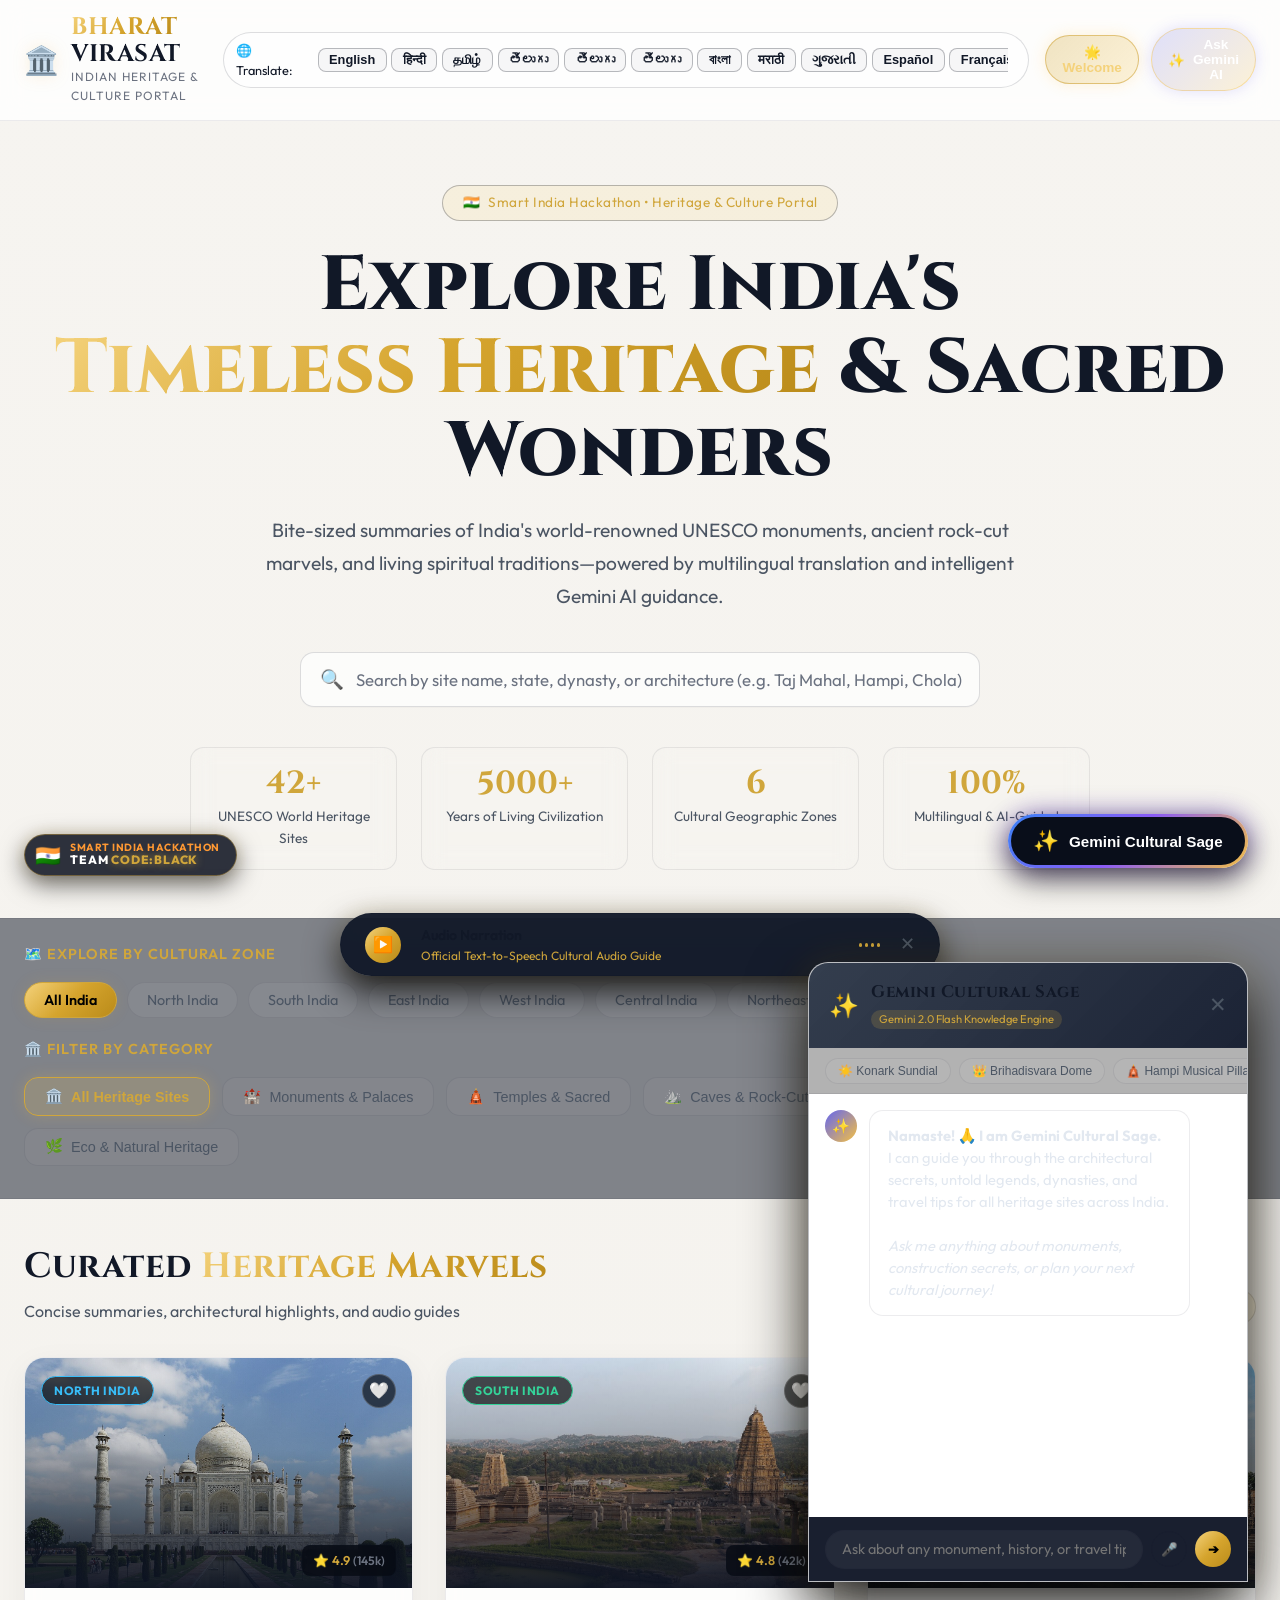
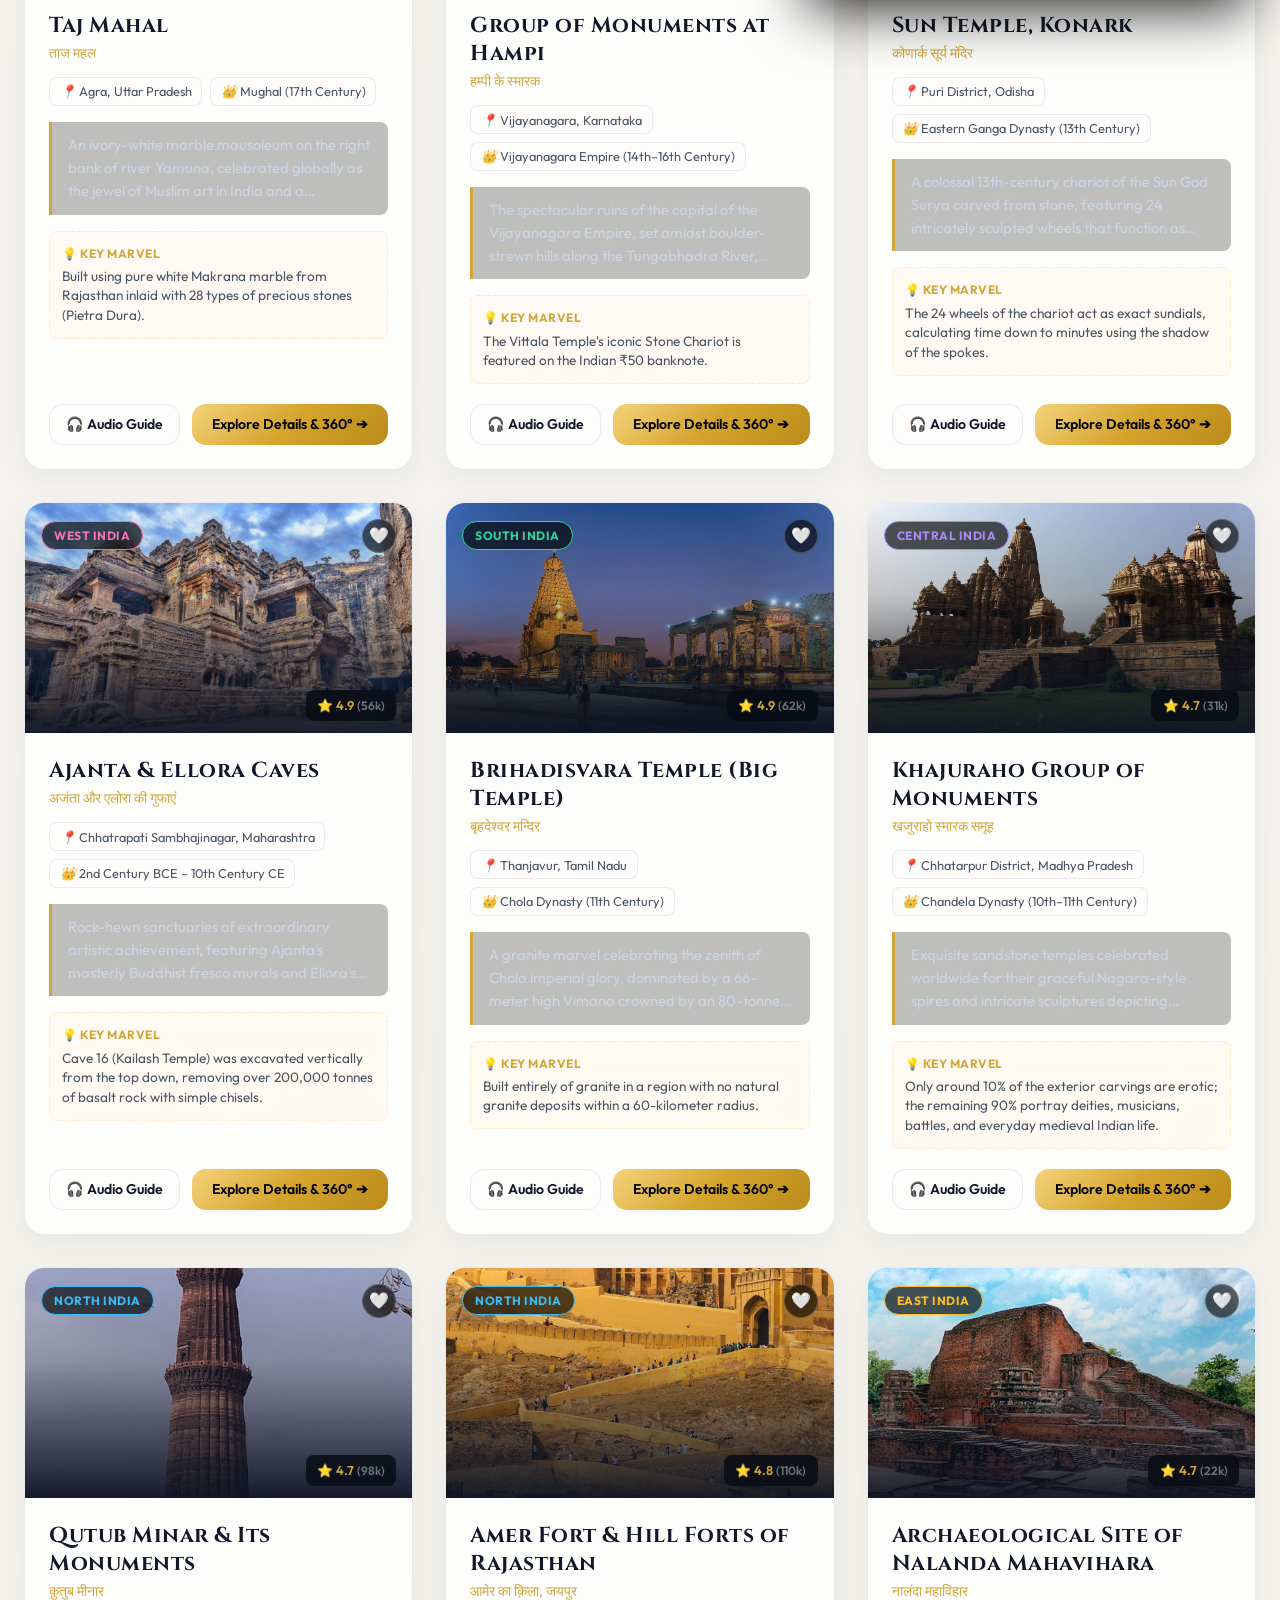
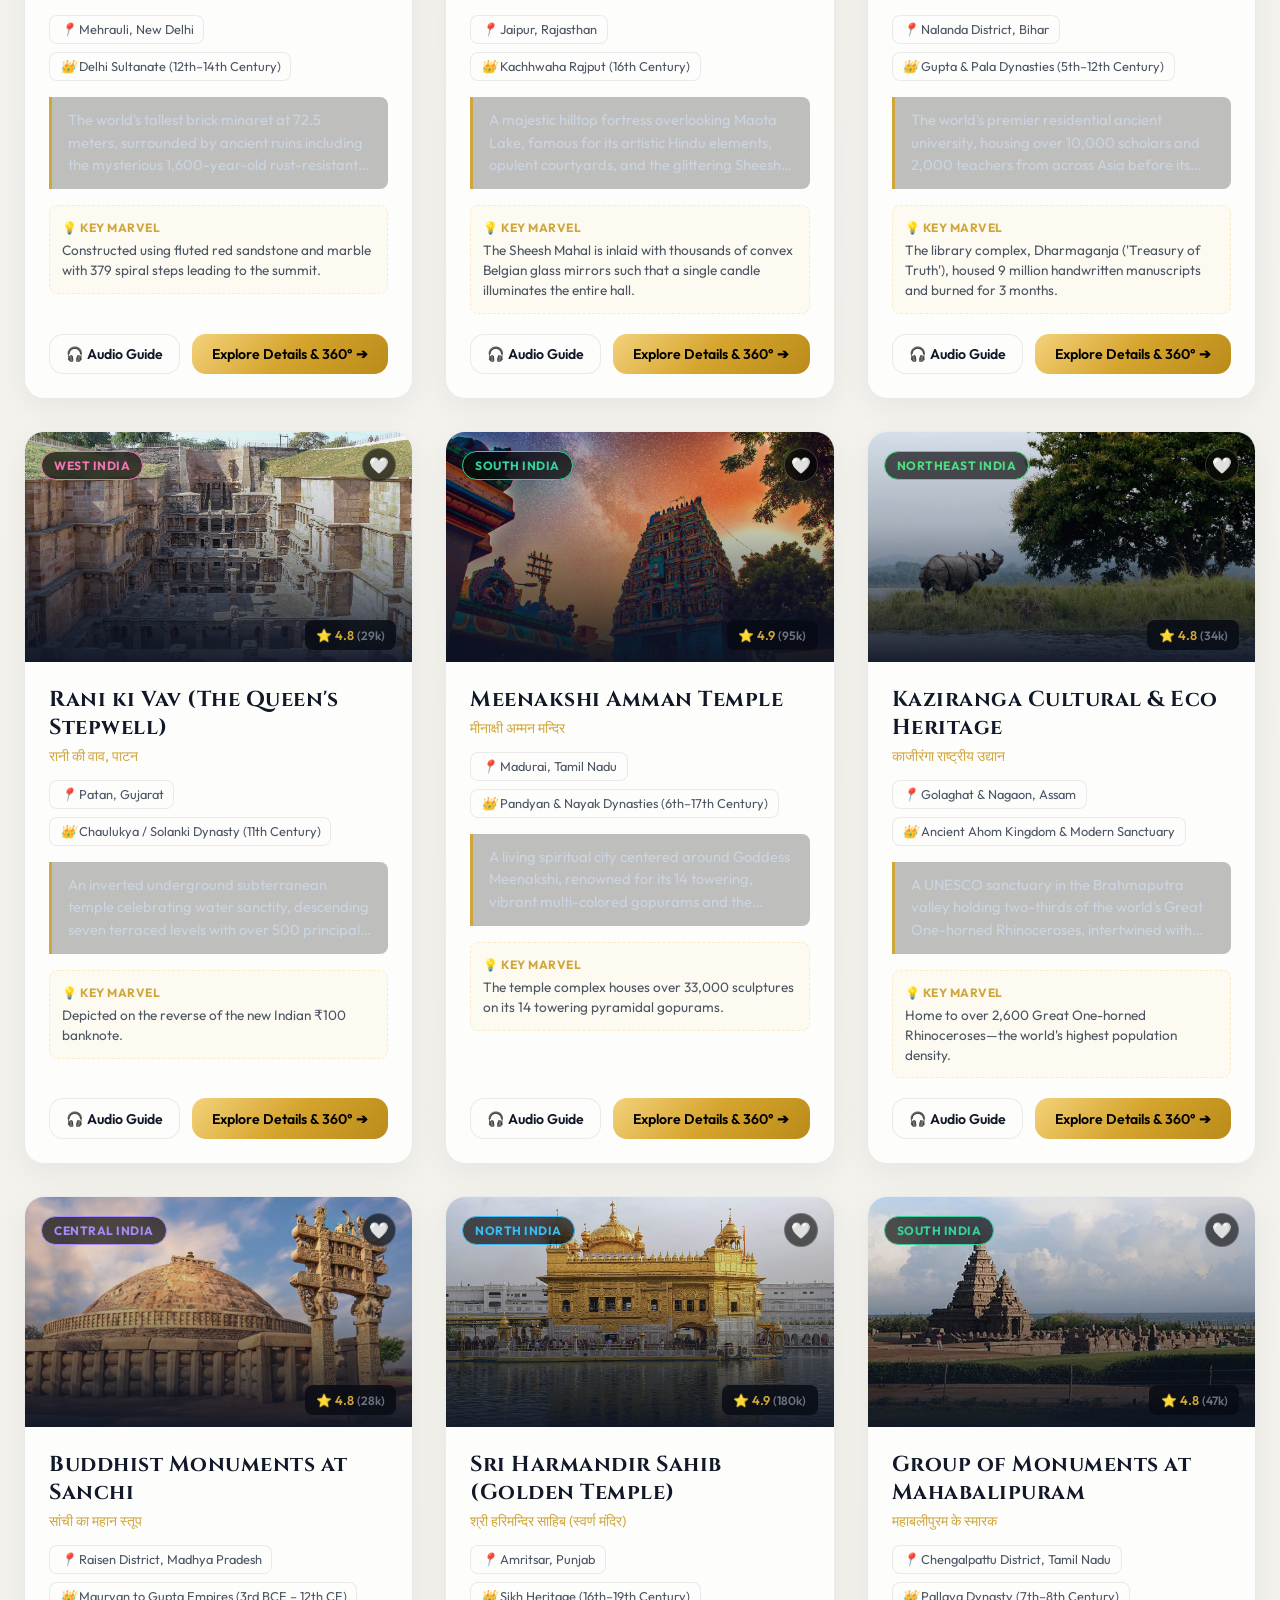
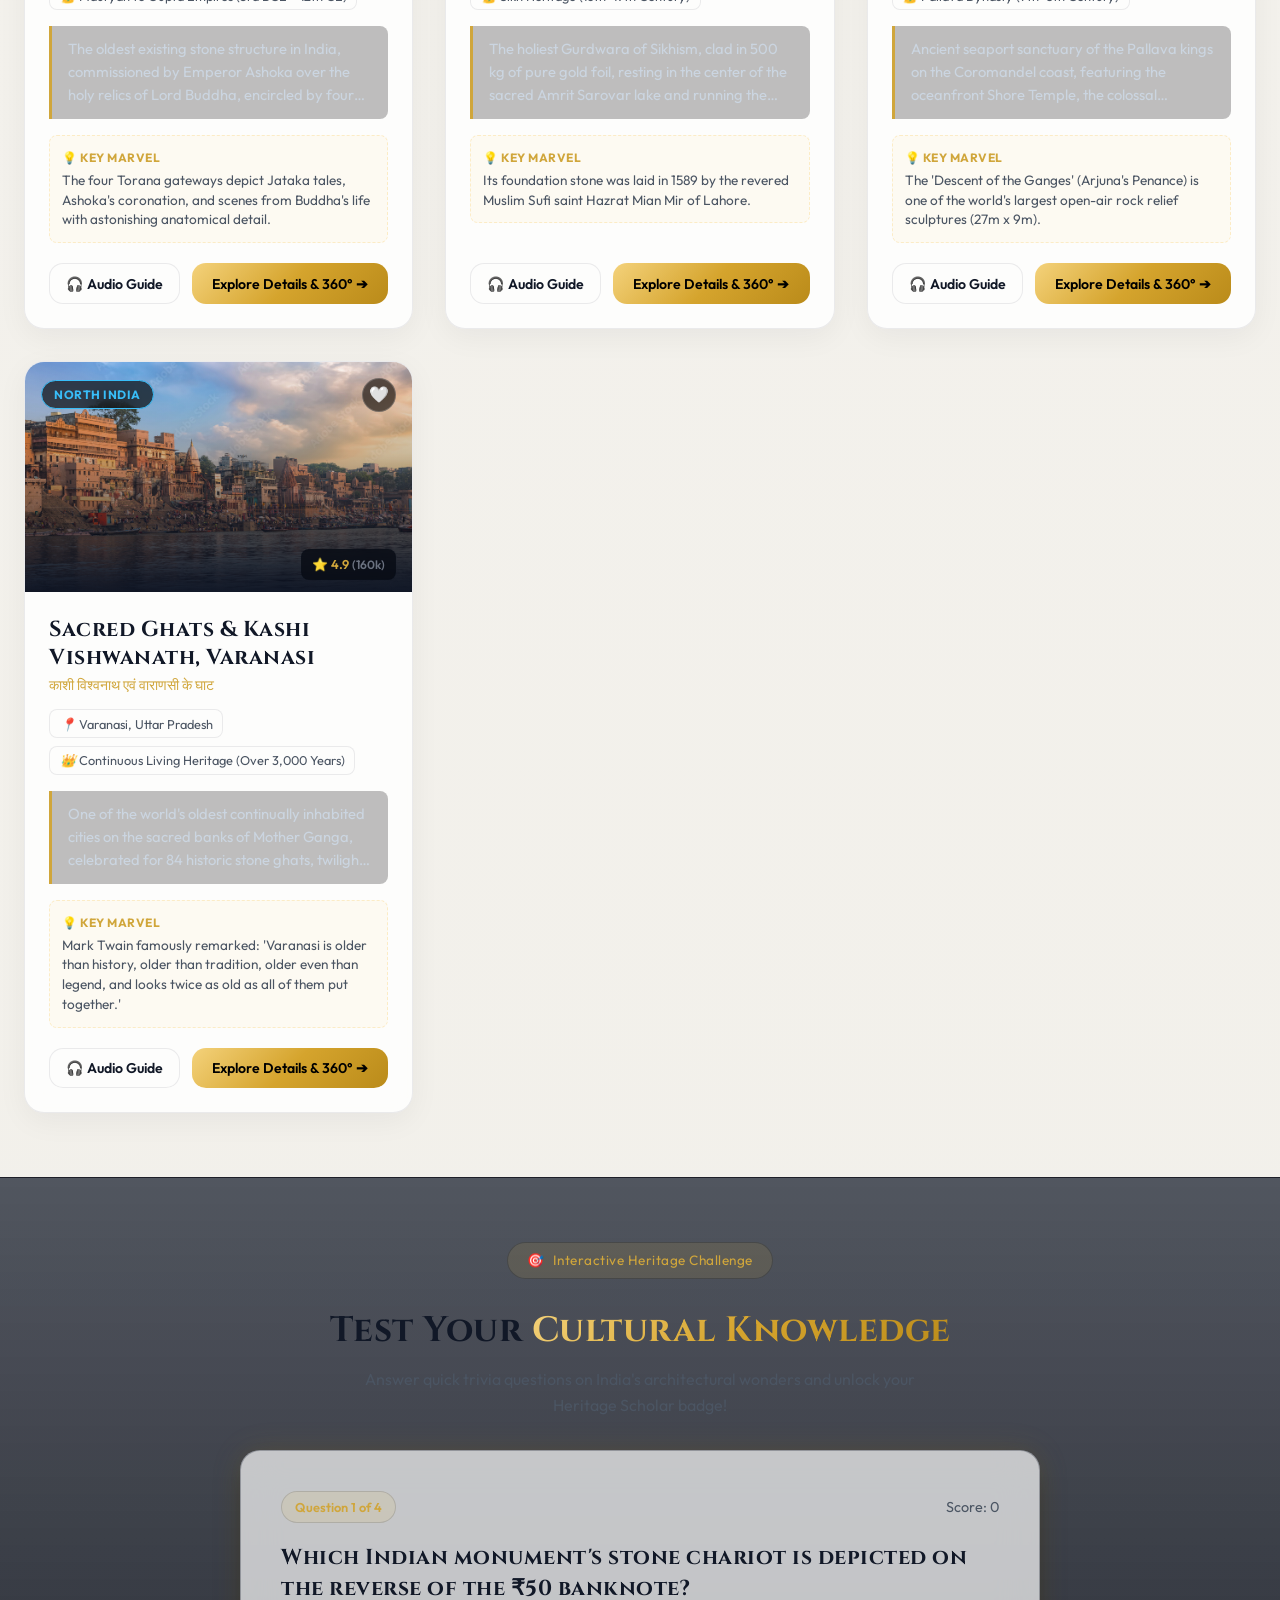
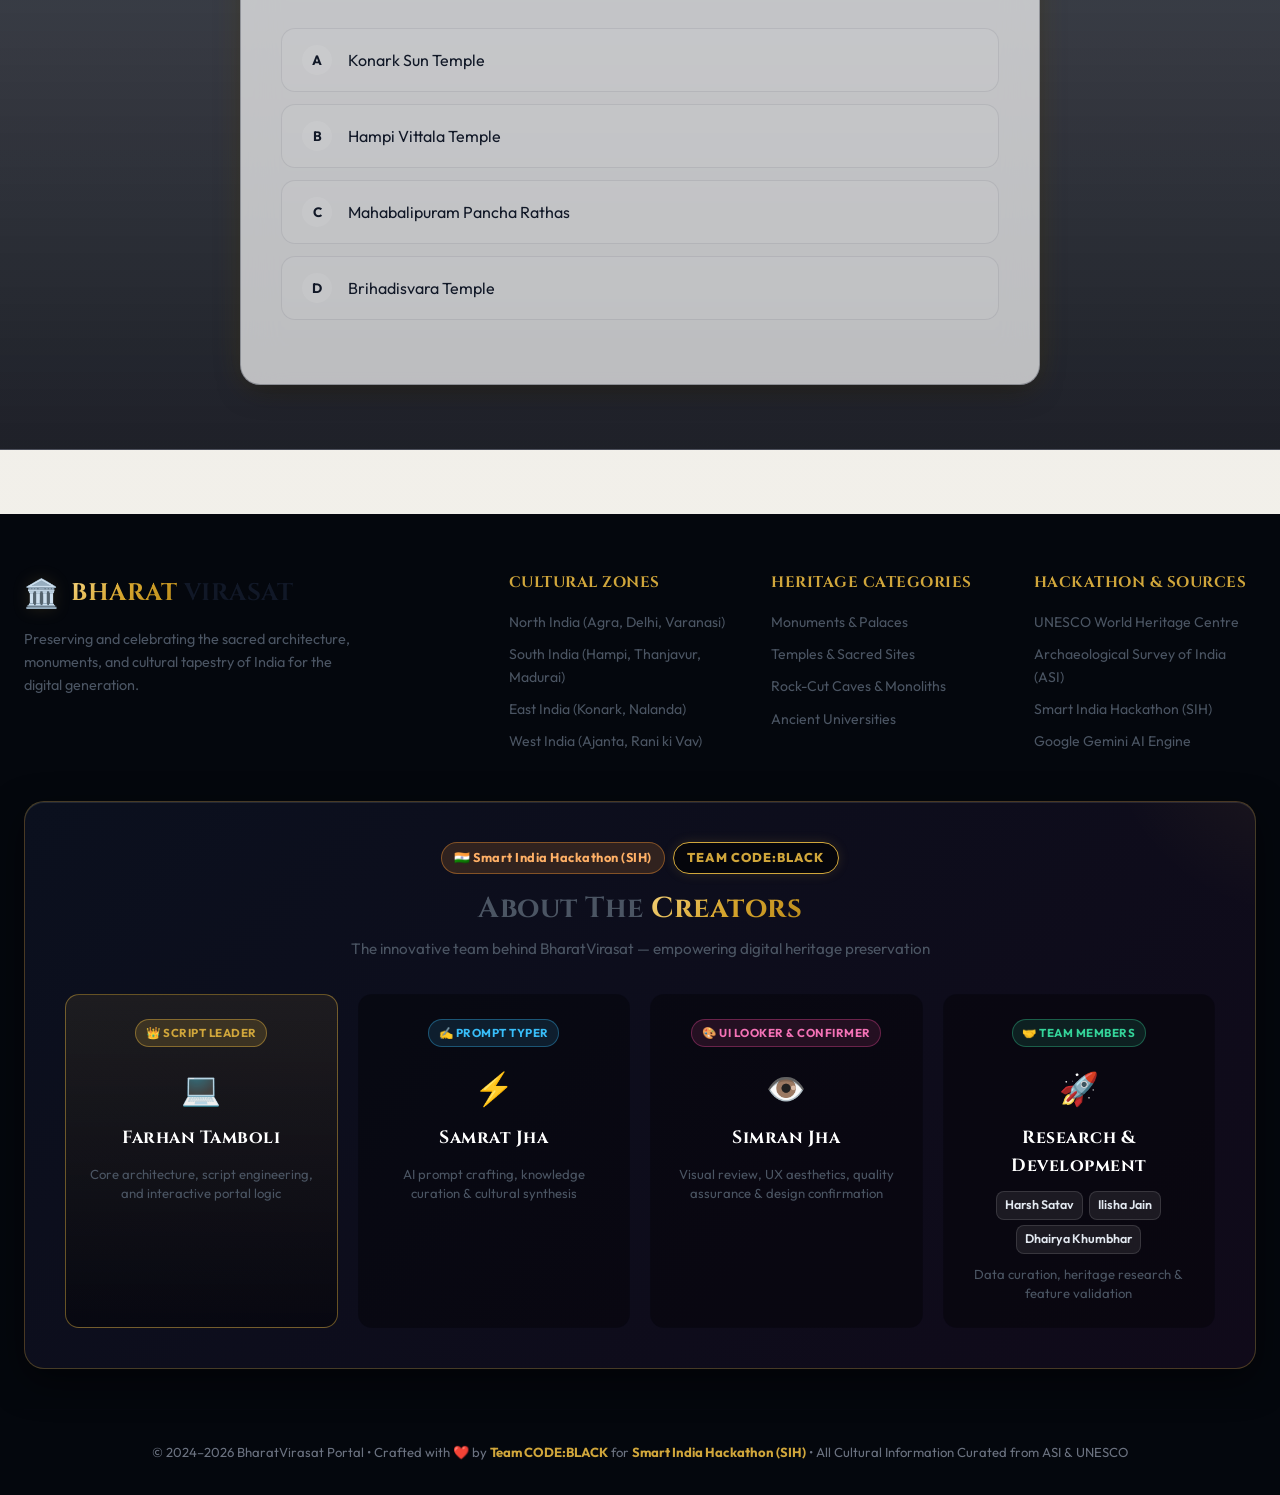
<file: index.html>
<!DOCTYPE html>
<html lang="en">
<head>
  <meta charset="UTF-8">
  <meta name="viewport" content="width=device-width, initial-scale=1.0">
  <title>BharatVirasat | Indian Heritage & Culture Portal</title>
  <meta name="description" content="Discover India's iconic UNESCO Heritage Sites and cultural wonders with concise summaries, high-resolution imagery, Google Translate multi-language support, and Gemini Heritage AI Chatbot.">
  <link rel="icon" href="data:image/svg+xml,<svg xmlns=%22http://www.w3.org/2000/svg%22 viewBox=%220 0 100 100%22><text y=%22.9em%22 font-size=%2290%22>🏛️</text></svg>">
  <link rel="stylesheet" href="css/styles.css">
  
  <!-- Google Translate Element Script (Fixed) -->
  <script type="text/javascript">
    // Redirect to welcome page on first visit (if not coming from welcome)
    function checkFirstVisit() {
      if (!sessionStorage.getItem('bharat_visited')) {
        // Check if we're being redirected from welcome page
        const isFromWelcome = sessionStorage.getItem('from_welcome');
        if (!isFromWelcome && window.location.pathname.includes('index.html')) {
          // Mark as visited to prevent redirect loop
          sessionStorage.setItem('from_welcome', 'true');
          // Don't redirect - just mark as visited
        }
      }
      sessionStorage.setItem('bharat_visited', 'true');
    }
    
    checkFirstVisit();
  </script>
  <script type="text/javascript" src="//translate.google.com/translate_a/element.js?cb=googleTranslateElementInit"></script>
</head>
<body>

  <!-- ==========================================================================
       TOP NAVIGATION & TRANSLATOR
       ========================================================================== -->
  <header class="top-nav-bar">
    <div class="container nav-container">
      <a href="#" class="brand-logo">
        <span class="brand-emblem">🏛️</span>
        <div class="brand-title-wrap">
          <span class="brand-title font-royal"><span class="gold-gradient-text">BHARAT</span> VIRASAT</span>
          <span class="brand-subtitle">Indian Heritage & Culture Portal</span>
        </div>
      </a>

      <!-- Google Translate & Quick Indian Language Switcher -->
      <div class="translate-wrapper">
        <span class="translate-label">🌐 Translate:</span>
        <div class="quick-lang-pills">
          <button class="lang-btn active" data-lang="en" onclick="triggerLanguageChange('en')">English</button>
          <button class="lang-btn active" data-lang="hi" onclick="triggerLanguageChange('hi')">हिन्दी</button>
          <button class="lang-btn active" data-lang="ta" onclick="triggerLanguageChange('ta')">தமிழ்</button>
          <button class="lang-btn active" data-lang="te" onclick="triggerLanguageChange('te')">తెలుగు</button>
          <button class="lang-btn active" data-lang="te" onclick="triggerLanguageChange('te')">తెలుగు</button>
          <button class="lang-btn active" data-lang="te" onclick="triggerLanguageChange('te')">తెలుగు</button>
          <button class="lang-btn active" data-lang="bn" onclick="triggerLanguageChange('bn')">বাংলা</button>
          <button class="lang-btn active" data-lang="mr" onclick="triggerLanguageChange('mr')">मराठी</button>
          <button class="lang-btn active" data-lang="gu" onclick="triggerLanguageChange('gu')">ગુજરાતી</button>
          <button class="lang-btn active" data-lang="es" onclick="triggerLanguageChange('es')">Español</button>
          <button class="lang-btn active" data-lang="fr" onclick="triggerLanguageChange('fr')">Français</button>
        </div>
        <div id="google_translate_element"></div>
      </div>

      <div class="nav-actions">
        <button class="welcome-nav-btn" onclick="window.location.href='welcome.html'" title="Return to Welcome Page">
          🌟 Welcome
        </button>
        <button class="gemini-nav-trigger" onclick="openGeminiDrawer()">
          <span>✨</span> Ask Gemini AI
        </button>
      </div>
    </div>
  </header>

  <!-- ==========================================================================
       HERO SECTION
       ========================================================================== -->
  <section class="hero-section">
    <div class="container">
      <div class="hero-pill">
        <span>🇮🇳</span> Smart India Hackathon • Heritage & Culture Portal
      </div>
      <h1 class="hero-title font-royal">
        Explore India's <span class="gold-gradient-text">Timeless Heritage</span> & Sacred Wonders
      </h1>
      <p class="hero-lead">
        Bite-sized summaries of India's world-renowned UNESCO monuments, ancient rock-cut marvels, and living spiritual traditions—powered by multilingual translation and intelligent Gemini AI guidance.
      </p>

      <!-- Live Search Bar -->
      <div class="search-container">
        <div class="search-input-wrap">
          <span class="search-icon">🔍</span>
          <input type="text" id="main-search-input" class="search-input" placeholder="Search by site name, state, dynasty, or architecture (e.g. Taj Mahal, Hampi, Chola)..." autocomplete="off">
        </div>
      </div>

      <!-- Quick Statistics -->
      <div class="hero-stats-grid">
        <div class="stat-card">
          <div class="stat-num">42+</div>
          <div class="stat-label">UNESCO World Heritage Sites</div>
        </div>
        <div class="stat-card">
          <div class="stat-num">5000+</div>
          <div class="stat-label">Years of Living Civilization</div>
        </div>
        <div class="stat-card">
          <div class="stat-num">6</div>
          <div class="stat-label">Cultural Geographic Zones</div>
        </div>
        <div class="stat-card">
          <div class="stat-num">100%</div>
          <div class="stat-label">Multilingual & AI-Guided</div>
        </div>
      </div>
    </div>
  </section>

  <!-- ==========================================================================
       EXPLORER CONTROLS & FILTERS
       ========================================================================== -->
  <section class="explorer-controls-section">
    <div class="container">
      <div class="filter-group-header">
        <span class="filter-heading">🗺️ Explore by Cultural Zone</span>
      </div>
      <div id="zone-filter-bar" class="zone-filter-bar"></div>

      <div class="filter-group-header" style="margin-top: 1rem;">
        <span class="filter-heading">🏛️ Filter by Category</span>
      </div>
      <div id="category-filter-bar" class="category-filter-bar"></div>
    </div>
  </section>

  <!-- ==========================================================================
       HERITAGE SITES SHOWCASE
       ========================================================================== -->
  <main class="container">
    <div class="sites-section-header">
      <div>
        <h2 class="section-title font-royal">Curated <span class="gold-gradient-text">Heritage Marvels</span></h2>
        <p style="color: var(--text-secondary); margin-top: 0.25rem;">Concise summaries, architectural highlights, and audio guides</p>
      </div>
      <div id="sites-count-badge" class="sites-count-badge">Showing Heritage Sites</div>
    </div>

    <!-- Dynamic Heritage Sites Grid -->
    <div id="heritage-grid" class="heritage-grid"></div>
  </main>

  <!-- ==========================================================================
       HERITAGE QUIZ & SCHOLAR CHALLENGE
       ========================================================================== -->
  <section class="quiz-section">
    <div class="container">
      <div style="text-align: center; margin-bottom: 2rem;">
        <div class="hero-pill"><span>🎯</span> Interactive Heritage Challenge</div>
        <h2 class="font-royal" style="font-size: 2.2rem;">Test Your <span class="gold-gradient-text">Cultural Knowledge</span></h2>
        <p style="color: var(--text-secondary); max-width: 600px; margin: 0.5rem auto 0;">Answer quick trivia questions on India's architectural wonders and unlock your Heritage Scholar badge!</p>
      </div>

      <div id="quiz-widget-container" class="quiz-container-box"></div>
    </div>
  </section>

  <!-- ==========================================================================
       FLOATING AUDIO NARRATION BAR
       ========================================================================== -->
  <div id="floating-audio-bar" class="floating-audio-bar">
    <div class="audio-controls-wrap">
      <button id="audio-bar-play-btn" class="audio-btn" onclick="toggleAudioPlayback()" title="Play / Pause">▶️</button>
    </div>
    <div class="audio-info-wrap">
      <span id="audio-bar-title" class="audio-bar-title">Audio Narration</span>
      <span class="audio-sub">Official Text-to-Speech Cultural Audio Guide</span>
    </div>
    <div class="waveform-equalizer">
      <div class="wave-bar"></div>
      <div class="wave-bar"></div>
      <div class="wave-bar"></div>
      <div class="wave-bar"></div>
    </div>
    <button class="audio-close-btn" onclick="closeAudioBar()" title="Close Audio Player">✕</button>
  </div>

  <!-- ==========================================================================
       SITE DETAILS & 360° MODAL
       ========================================================================== -->
  <div id="modal-backdrop" class="modal-backdrop" onclick="closeSiteModal()"></div>
  <div id="site-modal" class="site-modal" role="dialog" aria-modal="true">
    <button class="modal-close-btn" onclick="closeSiteModal()" aria-label="Close modal">✕</button>
    
    <div class="modal-header-content">
      <span id="modal-unesco-badge" class="modal-unesco-badge">UNESCO World Heritage Site</span>
      <h2 id="modal-site-title" class="modal-site-title font-royal">Site Name</h2>
      <p id="modal-site-subtitle" class="modal-site-subtitle">Hindi Name • Location</p>
    </div>

    <!-- Gallery & 360 View -->
    <div id="modal-gallery-container" class="modal-gallery-container"></div>

    <div class="modal-content-body">
      <!-- Concise Summary Box -->
      <div class="modal-box">
        <h3 class="modal-box-title">📖 Concise Overview</h3>
        <p id="modal-short-summary" style="color: #cbd5e1; line-height: 1.6; font-size: 1rem; margin-bottom: 0.75rem;"></p>
        <p id="modal-deep-narration" style="color: var(--text-secondary); line-height: 1.6; font-size: 0.95rem;"></p>
      </div>

      <!-- Key Marvels / Facts -->
      <div class="modal-box">
        <h3 class="modal-box-title">✨ Key Architectural & Historical Marvels</h3>
        <ul id="modal-facts-list" class="modal-facts-list"></ul>
      </div>

      <!-- Specifications Grid -->
      <div class="modal-box">
        <h3 class="modal-box-title">🏛️ Historical & Travel Details</h3>
        <div class="specs-grid">
          <div class="spec-item">
            <span class="spec-label">Built By</span>
            <span id="spec-built-by" class="spec-val"></span>
          </div>
          <div class="spec-item">
            <span class="spec-label">Era / Year</span>
            <span id="spec-year" class="spec-val"></span>
          </div>
          <div class="spec-item">
            <span class="spec-label">Architectural Style</span>
            <span id="spec-style" class="spec-val"></span>
          </div>
          <div class="spec-item">
            <span class="spec-label">Visiting Hours</span>
            <span id="spec-hours" class="spec-val"></span>
          </div>
          <div class="spec-item">
            <span class="spec-label">Ticket Cost</span>
            <span id="spec-ticket" class="spec-val"></span>
          </div>
          <div class="spec-item">
            <span class="spec-label">Best Season</span>
            <span id="spec-best-time" class="spec-val"></span>
          </div>
        </div>
      </div>

      <!-- CTA Buttons -->
      <div class="modal-cta-group">
        <button id="modal-ask-gemini-btn" class="gemini-deep-ask-btn">
          <span>✨</span> Ask Gemini Cultural Sage About This Site
        </button>
      </div>
    </div>
  </div>

  <!-- ==========================================================================
       GEMINI AI CHATBOT DRAWER & FLOATING BUTTON
       ========================================================================== -->
  <button class="gemini-float-btn" onclick="openGeminiDrawer()" title="Chat with Gemini Cultural Sage">
    <div class="gemini-float-inner">
      <span class="gemini-sparkle">✨</span>
      <span>Gemini Cultural Sage</span>
    </div>
  </button>

  <div id="gemini-drawer-backdrop" class="modal-backdrop" onclick="closeGeminiDrawer()"></div>
  <div id="gemini-chat-drawer" class="gemini-chat-drawer">
    <div class="gemini-drawer-header">
      <div class="gemini-header-info">
        <span style="font-size: 1.5rem;">✨</span>
        <div>
          <h3 class="gemini-header-title">Gemini Cultural Sage</h3>
          <span class="gemini-model-pill">Gemini 2.0 Flash Knowledge Engine</span>
        </div>
      </div>
      <button class="gemini-close-btn" onclick="closeGeminiDrawer()" title="Close Chat">✕</button>
    </div>

    <!-- Quick Prompt Chips -->
    <div class="gemini-chips-bar">
      <button class="prompt-chip" onclick="geminiBot.askDirectly('Tell me the secrets of the Konark Sun Temple sundial')">☀️ Konark Sundial</button>
      <button class="prompt-chip" onclick="geminiBot.askDirectly('Why does Brihadisvara Temple cast no shadow and how was the 80-ton dome raised?')">👑 Brihadisvara Dome</button>
      <button class="prompt-chip" onclick="geminiBot.askDirectly('Explain the musical pillars and stone chariot of Hampi')">🛕 Hampi Musical Pillars</button>
      <button class="prompt-chip" onclick="geminiBot.askDirectly('Plan a 5-day Golden Triangle heritage itinerary')">🗺️ Plan 5-Day Tour</button>
    </div>

    <!-- Chat Messages Container -->
    <div id="gemini-messages" class="gemini-messages">
      <div class="chat-message gemini-msg">
        <div class="msg-avatar">✨</div>
        <div class="msg-content">
          <strong>Namaste! 🙏 I am Gemini Cultural Sage.</strong><br>
          I can guide you through the architectural secrets, untold legends, dynasties, and travel tips for all heritage sites across India.<br><br>
          <em>Ask me anything about monuments, construction secrets, or plan your next cultural journey!</em>
        </div>
      </div>
    </div>

    <!-- Chat Input Bar -->
    <div class="gemini-input-bar">
      <input type="text" id="gemini-chat-input" class="gemini-input-field" placeholder="Ask about any monument, history, or travel tip..." autocomplete="off">
      <button id="gemini-mic-btn" class="gemini-mic-btn" onclick="geminiBot.toggleVoiceInput()" title="Voice Input">🎤</button>
      <button class="gemini-send-btn" onclick="geminiBot.handleSendMessage()" title="Send Message">➔</button>
    </div>
  </div>

  <!-- ==========================================================================
       FOOTER
       ========================================================================== -->
  <footer class="main-footer">
    <div class="container">
      <div class="footer-grid">
        <div class="footer-brand">
          <div class="brand-logo" style="margin-bottom: 0.5rem;">
            <span class="brand-emblem">🏛️</span>
            <span class="brand-title font-royal"><span class="gold-gradient-text">BHARAT</span> VIRASAT</span>
          </div>
          <p>Preserving and celebrating the sacred architecture, monuments, and cultural tapestry of India for the digital generation.</p>
        </div>

        <div>
          <h4 class="footer-heading">Cultural Zones</h4>
          <ul class="footer-links">
            <li><a href="#" onclick="setZoneFilter('North')">North India (Agra, Delhi, Varanasi)</a></li>
            <li><a href="#" onclick="setZoneFilter('South')">South India (Hampi, Thanjavur, Madurai)</a></li>
            <li><a href="#" onclick="setZoneFilter('East')">East India (Konark, Nalanda)</a></li>
            <li><a href="#" onclick="setZoneFilter('West')">West India (Ajanta, Rani ki Vav)</a></li>
          </ul>
        </div>

        <div>
          <h4 class="footer-heading">Heritage Categories</h4>
          <ul class="footer-links">
            <li><a href="#" onclick="setCategoryFilter('Monuments')">Monuments & Palaces</a></li>
            <li><a href="#" onclick="setCategoryFilter('Temples & Sacred')">Temples & Sacred Sites</a></li>
            <li><a href="#" onclick="setCategoryFilter('Caves & Rock-Cut')">Rock-Cut Caves & Monoliths</a></li>
            <li><a href="#" onclick="setCategoryFilter('Ancient Universities')">Ancient Universities</a></li>
          </ul>
        </div>

        <div>
          <h4 class="footer-heading">Hackathon & Sources</h4>
          <ul class="footer-links">
            <li><a href="https://whc.unesco.org/en/statesparties/in" target="_blank" rel="noopener">UNESCO World Heritage Centre</a></li>
            <li><a href="https://asi.nic.in" target="_blank" rel="noopener">Archaeological Survey of India (ASI)</a></li>
            <li><a href="https://sih.gov.in" target="_blank" rel="noopener">Smart India Hackathon (SIH)</a></li>
            <li><a href="https://ai.google.dev" target="_blank" rel="noopener">Google Gemini AI Engine</a></li>
          </ul>
        </div>
      </div>

      <!-- ==========================================================================
           ABOUT CREATORS & TEAM CODE:BLACK (SIH)
           ========================================================================== -->
      <div class="creators-showcase-section">
        <div class="creators-header">
          <div class="creators-badge">
            <span class="sih-badge-pill">🇮🇳 Smart India Hackathon (SIH)</span>
            <span class="team-badge-pill">Team CODE:BLACK</span>
          </div>
          <h3 class="creators-title font-royal">About The <span class="gold-gradient-text">Creators</span></h3>
          <p class="creators-subtitle">The innovative team behind BharatVirasat — empowering digital heritage preservation</p>
        </div>

        <div class="creators-grid">
          <!-- Script Leader -->
          <div class="creator-card lead-card">
            <div class="creator-role-badge lead-badge">👑 Script Leader</div>
            <div class="creator-avatar">💻</div>
            <h4 class="creator-name">Farhan Tamboli</h4>
            <p class="creator-desc">Core architecture, script engineering, and interactive portal logic</p>
          </div>

          <!-- Prompt Typer -->
          <div class="creator-card">
            <div class="creator-role-badge prompt-badge">✍️ Prompt Typer</div>
            <div class="creator-avatar">⚡</div>
            <h4 class="creator-name">Samrat Jha</h4>
            <p class="creator-desc">AI prompt crafting, knowledge curation & cultural synthesis</p>
          </div>

          <!-- UI Looker & Confirmer -->
          <div class="creator-card">
            <div class="creator-role-badge ui-badge">🎨 UI Looker & Confirmer</div>
            <div class="creator-avatar">👁️</div>
            <h4 class="creator-name">Simran Jha</h4>
            <p class="creator-desc">Visual review, UX aesthetics, quality assurance & design confirmation</p>
          </div>

          <!-- Other Team Members -->
          <div class="creator-card team-card">
            <div class="creator-role-badge members-badge">🤝 Team Members</div>
            <div class="creator-avatar">🚀</div>
            <h4 class="creator-name">Research & Development</h4>
            <div class="member-names-list">
              <span class="member-chip">Harsh Satav</span>
              <span class="member-chip">Ilisha Jain</span>
              <span class="member-chip">Dhairya Khumbhar</span>
            </div>
            <p class="creator-desc">Data curation, heritage research & feature validation</p>
          </div>
        </div>
      </div>

      <div class="footer-bottom">
        <p>© 2024–2026 BharatVirasat Portal • Crafted with ❤️ by <strong>Team CODE:BLACK</strong> for <strong>Smart India Hackathon (SIH)</strong> • All Cultural Information Curated from ASI & UNESCO</p>
      </div>
    </div>
  </footer>

  <!-- Floating SIH & Team CODE:BLACK Watermark Badge -->
  <div class="sih-floating-watermark" title="Smart India Hackathon • Team CODE:BLACK">
    <div class="watermark-flag">🇮🇳</div>
    <div class="watermark-info">
      <span class="watermark-sih">SMART INDIA HACKATHON</span>
      <span class="watermark-team">TEAM <span class="team-glow">CODE:BLACK</span></span>
    </div>
  </div>

  <!-- Scripts -->
  <script src="js/data.js"></script>
  <script src="js/gemini-bot.js"></script>
  <script src="js/app.js"></script>
</body>
</html>
</file>
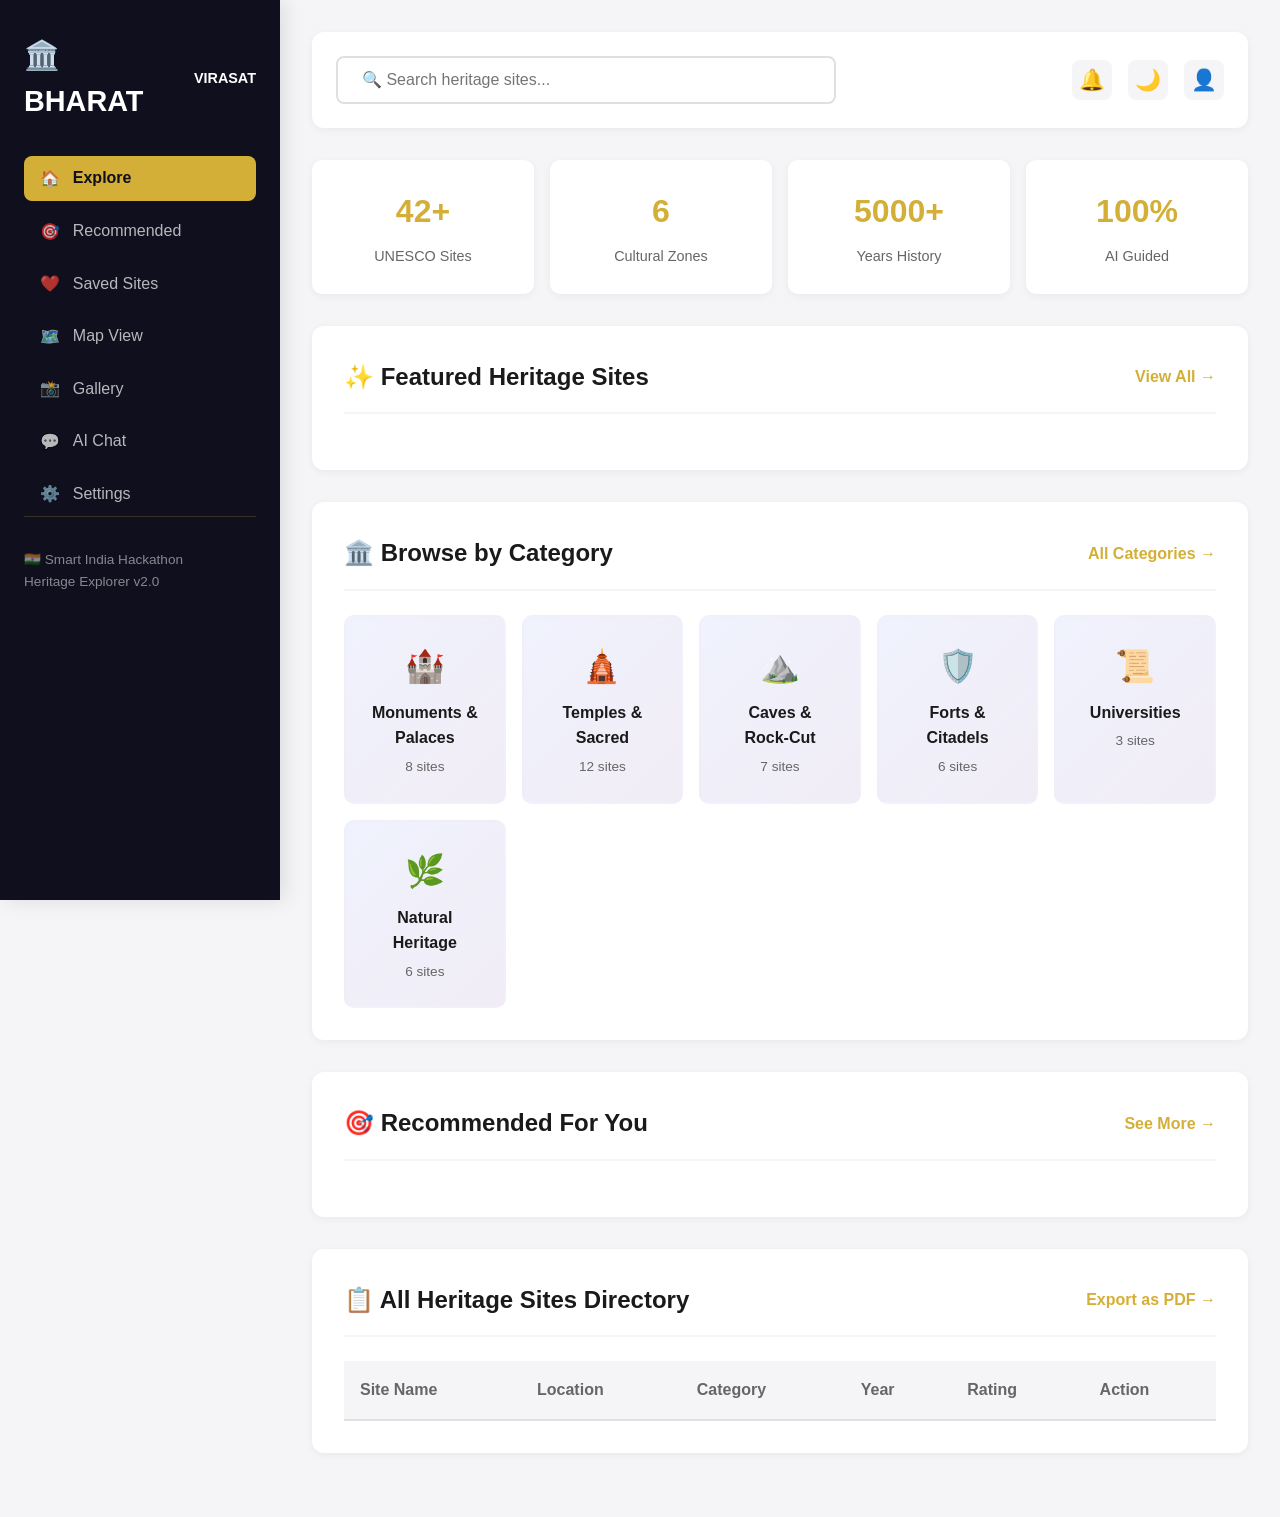
<file: index-dashboard.html>
<!DOCTYPE html>
<html lang="en">
<head>
  <meta charset="UTF-8">
  <meta name="viewport" content="width=device-width, initial-scale=1.0">
  <title>BharatVirasat Dashboard - Heritage Explorer</title>
  <link rel="stylesheet" href="css/styles-dashboard.css">
</head>
<body>

<!-- SIDEBAR -->
<aside class="sidebar">
  <div class="sidebar-logo">
    🏛️ BHARAT<br><span style="font-size: 0.9rem;">VIRASAT</span>
  </div>

  <nav class="sidebar-nav">
    <button class="nav-item active">
      <span>🏠</span> Explore
    </button>
    <button class="nav-item">
      <span>🎯</span> Recommended
    </button>
    <button class="nav-item">
      <span>❤️</span> Saved Sites
    </button>
    <button class="nav-item">
      <span>🗺️</span> Map View
    </button>
    <button class="nav-item">
      <span>📸</span> Gallery
    </button>
    <button class="nav-item">
      <span>💬</span> AI Chat
    </button>
    <button class="nav-item">
      <span>⚙️</span> Settings
    </button>
  </nav>

  <div class="sidebar-footer">
    <p style="font-size: 0.85rem; color: rgba(255, 255, 255, 0.5); margin-bottom: 1rem;">
      🇮🇳 Smart India Hackathon<br>Heritage Explorer v2.0
    </p>
  </div>
</aside>

<!-- MAIN CONTENT -->
<div class="main-content">
  
  <!-- TOP BAR -->
  <div class="top-bar">
    <div class="search-container">
      <input type="text" placeholder="🔍 Search heritage sites...">
    </div>
    <div class="top-actions">
      <button class="icon-btn" title="Notifications">🔔</button>
      <button class="icon-btn" title="Dark Mode">🌙</button>
      <button class="icon-btn" title="Profile">👤</button>
    </div>
  </div>

  <!-- QUICK STATS -->
  <div class="quick-stats">
    <div class="stat-mini">
      <div class="stat-mini-value">42+</div>
      <div class="stat-mini-label">UNESCO Sites</div>
    </div>
    <div class="stat-mini">
      <div class="stat-mini-value">6</div>
      <div class="stat-mini-label">Cultural Zones</div>
    </div>
    <div class="stat-mini">
      <div class="stat-mini-value">5000+</div>
      <div class="stat-mini-label">Years History</div>
    </div>
    <div class="stat-mini">
      <div class="stat-mini-value">100%</div>
      <div class="stat-mini-label">AI Guided</div>
    </div>
  </div>

  <!-- FEATURED SITES SECTION -->
  <div class="section">
    <div class="section-header">
      <h2 class="section-title">✨ Featured Heritage Sites</h2>
      <span class="view-all">View All →</span>
    </div>
    <div class="featured-grid" id="featured-sites">
      <!-- Cards populated by JS -->
    </div>
  </div>

  <!-- CATEGORIES SECTION -->
  <div class="section">
    <div class="section-header">
      <h2 class="section-title">🏛️ Browse by Category</h2>
      <span class="view-all">All Categories →</span>
    </div>
    <div class="category-list">
      <div class="category-item">
        <div class="category-icon">🏰</div>
        <div class="category-name">Monuments & Palaces</div>
        <div class="category-count">8 sites</div>
      </div>
      <div class="category-item">
        <div class="category-icon">🛕</div>
        <div class="category-name">Temples & Sacred</div>
        <div class="category-count">12 sites</div>
      </div>
      <div class="category-item">
        <div class="category-icon">⛰️</div>
        <div class="category-name">Caves & Rock-Cut</div>
        <div class="category-count">7 sites</div>
      </div>
      <div class="category-item">
        <div class="category-icon">🛡️</div>
        <div class="category-name">Forts & Citadels</div>
        <div class="category-count">6 sites</div>
      </div>
      <div class="category-item">
        <div class="category-icon">📜</div>
        <div class="category-name">Universities</div>
        <div class="category-count">3 sites</div>
      </div>
      <div class="category-item">
        <div class="category-icon">🌿</div>
        <div class="category-name">Natural Heritage</div>
        <div class="category-count">6 sites</div>
      </div>
    </div>
  </div>

  <!-- RECOMMENDED FOR YOU -->
  <div class="section">
    <div class="section-header">
      <h2 class="section-title">🎯 Recommended For You</h2>
      <span class="view-all">See More →</span>
    </div>
    <div class="featured-grid" id="recommended-sites">
      <!-- Cards populated by JS -->
    </div>
  </div>

  <!-- ALL SITES TABLE -->
  <div class="section">
    <div class="section-header">
      <h2 class="section-title">📋 All Heritage Sites Directory</h2>
      <span class="view-all">Export as PDF →</span>
    </div>
    <div class="table-container">
      <table id="sites-table">
        <thead>
          <tr>
            <th>Site Name</th>
            <th>Location</th>
            <th>Category</th>
            <th>Year</th>
            <th>Rating</th>
            <th>Action</th>
          </tr>
        </thead>
        <tbody id="table-body">
          <!-- Populated by JS -->
        </tbody>
      </table>
    </div>
  </div>

</div>

<!-- SCRIPTS -->
<script src="js/data.js"></script>
<script>
// Initialize Dashboard
class DashboardView {
  constructor() {
    this.data = window.heritageData || [];
    this.init();
  }

  init() {
    this.renderFeaturedSites();
    this.renderRecommendedSites();
    this.renderTable();
    this.setupEventListeners();
  }

  renderFeaturedSites() {
    const featured = this.data.slice(0, 6);
    const container = document.getElementById('featured-sites');
    
    container.innerHTML = featured.map((site, idx) => `
      <div class="featured-card" style="animation-delay: ${idx * 0.1}s">
        <div class="featured-card-image">
          <img src="${site.image || 'data:image/svg+xml,%3Csvg xmlns=%22http://www.w3.org/2000/svg%22 viewBox=%220 0 300 200%22%3E%3Crect fill=%22%23667eea%22 width=%22300%22 height=%22200%22/%3E%3Ctext x=%2250%25%22 y=%2250%25%22 font-size=%2220%22 fill=%22white%22 text-anchor=%22middle%22 dy=%22.3em%22%3E${site.name}%3C/text%3E%3C/svg%3E'}" alt="${site.name}">
          <div class="featured-card-overlay">
            <h3 style="font-size: 1.3rem; font-weight: 700; margin: 0;">${site.name}</h3>
            <p style="font-size: 0.9rem; margin: 0;">📍 ${site.state}</p>
          </div>
        </div>
        <div class="featured-card-content">
          <div class="featured-card-title">${site.name}</div>
          <div class="featured-card-subtitle">${site.subtitle || site.state} • ${site.year || 'Historic'}</div>
          <div class="featured-card-tags">
            <span class="tag">🎯 Featured</span>
            <span class="tag">⭐ ${(Math.random() * 2 + 3.5).toFixed(1)}</span>
            <span class="tag">🕐 2-3h</span>
          </div>
          <div class="featured-card-buttons">
            <button class="btn-learn">Learn More</button>
            <button class="btn-save">❤️ Save</button>
          </div>
        </div>
      </div>
    `).join('');
  }

  renderRecommendedSites() {
    const recommended = this.data.slice(6, 12);
    const container = document.getElementById('recommended-sites');
    
    container.innerHTML = recommended.map((site, idx) => `
      <div class="featured-card" style="animation-delay: ${idx * 0.1}s">
        <div class="featured-card-image">
          <img src="${site.image || 'data:image/svg+xml,%3Csvg xmlns=%22http://www.w3.org/2000/svg%22 viewBox=%220 0 300 200%22%3E%3Crect fill=%22%23764ba2%22 width=%22300%22 height=%22200%22/%3E%3Ctext x=%2250%25%22 y=%2250%25%22 font-size=%2220%22 fill=%22white%22 text-anchor=%22middle%22 dy=%22.3em%22%3E${site.name}%3C/text%3E%3C/svg%3E'}" alt="${site.name}">
          <div class="featured-card-overlay">
            <h3 style="font-size: 1.3rem; font-weight: 700; margin: 0;">${site.name}</h3>
            <p style="font-size: 0.9rem; margin: 0;">📍 ${site.state}</p>
          </div>
        </div>
        <div class="featured-card-content">
          <div class="featured-card-title">${site.name}</div>
          <div class="featured-card-subtitle">${site.subtitle || site.state} • ${site.year || 'Historic'}</div>
          <div class="featured-card-tags">
            <span class="tag">🔥 Popular</span>
            <span class="tag">⭐ ${(Math.random() * 2 + 3.5).toFixed(1)}</span>
            <span class="tag">🕐 2-3h</span>
          </div>
          <div class="featured-card-buttons">
            <button class="btn-learn">Learn More</button>
            <button class="btn-save">❤️ Save</button>
          </div>
        </div>
      </div>
    `).join('');
  }

  renderTable() {
    const tbody = document.getElementById('table-body');
    tbody.innerHTML = this.data.map(site => `
      <tr>
        <td><strong>${site.name}</strong></td>
        <td>${site.state}</td>
        <td>${site.category || 'Monument'}</td>
        <td>${site.year || 'N/A'}</td>
        <td>⭐ ${(Math.random() * 2 + 3.5).toFixed(1)}</td>
        <td><a href="#" style="color: var(--primary); text-decoration: none; font-weight: 600;">View →</a></td>
      </tr>
    `).join('');
  }

  setupEventListeners() {
    // Search functionality
    document.querySelector('input[placeholder*="Search"]').addEventListener('input', (e) => {
      const query = e.target.value.toLowerCase();
      const rows = document.querySelectorAll('#table-body tr');
      rows.forEach(row => {
        const text = row.textContent.toLowerCase();
        row.style.display = text.includes(query) ? '' : 'none';
      });
    });

    // Navigation
    document.querySelectorAll('.nav-item').forEach(item => {
      item.addEventListener('click', (e) => {
        document.querySelectorAll('.nav-item').forEach(i => i.classList.remove('active'));
        e.target.closest('.nav-item').classList.add('active');
      });
    });
  }
}

// Initialize on load
document.addEventListener('DOMContentLoaded', () => {
  new DashboardView();
});
</script>

</body>
</html>
</file>
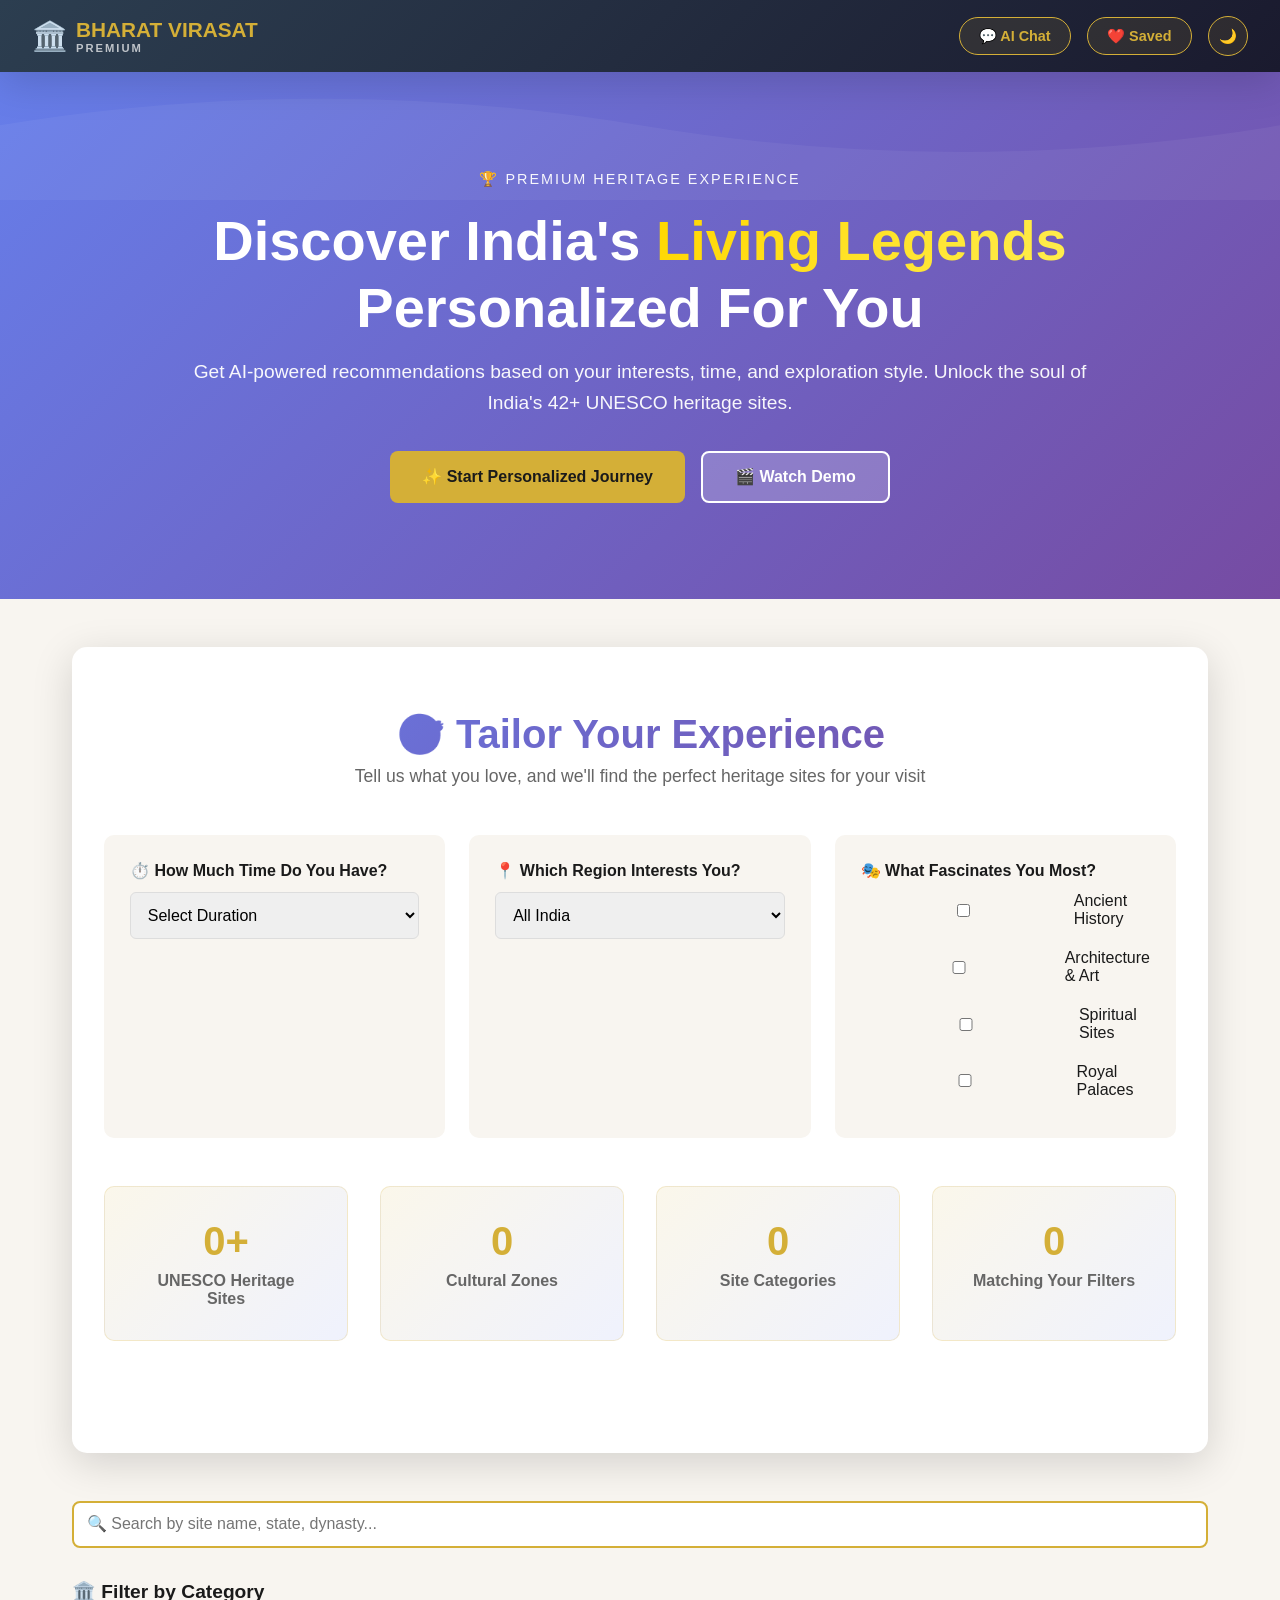
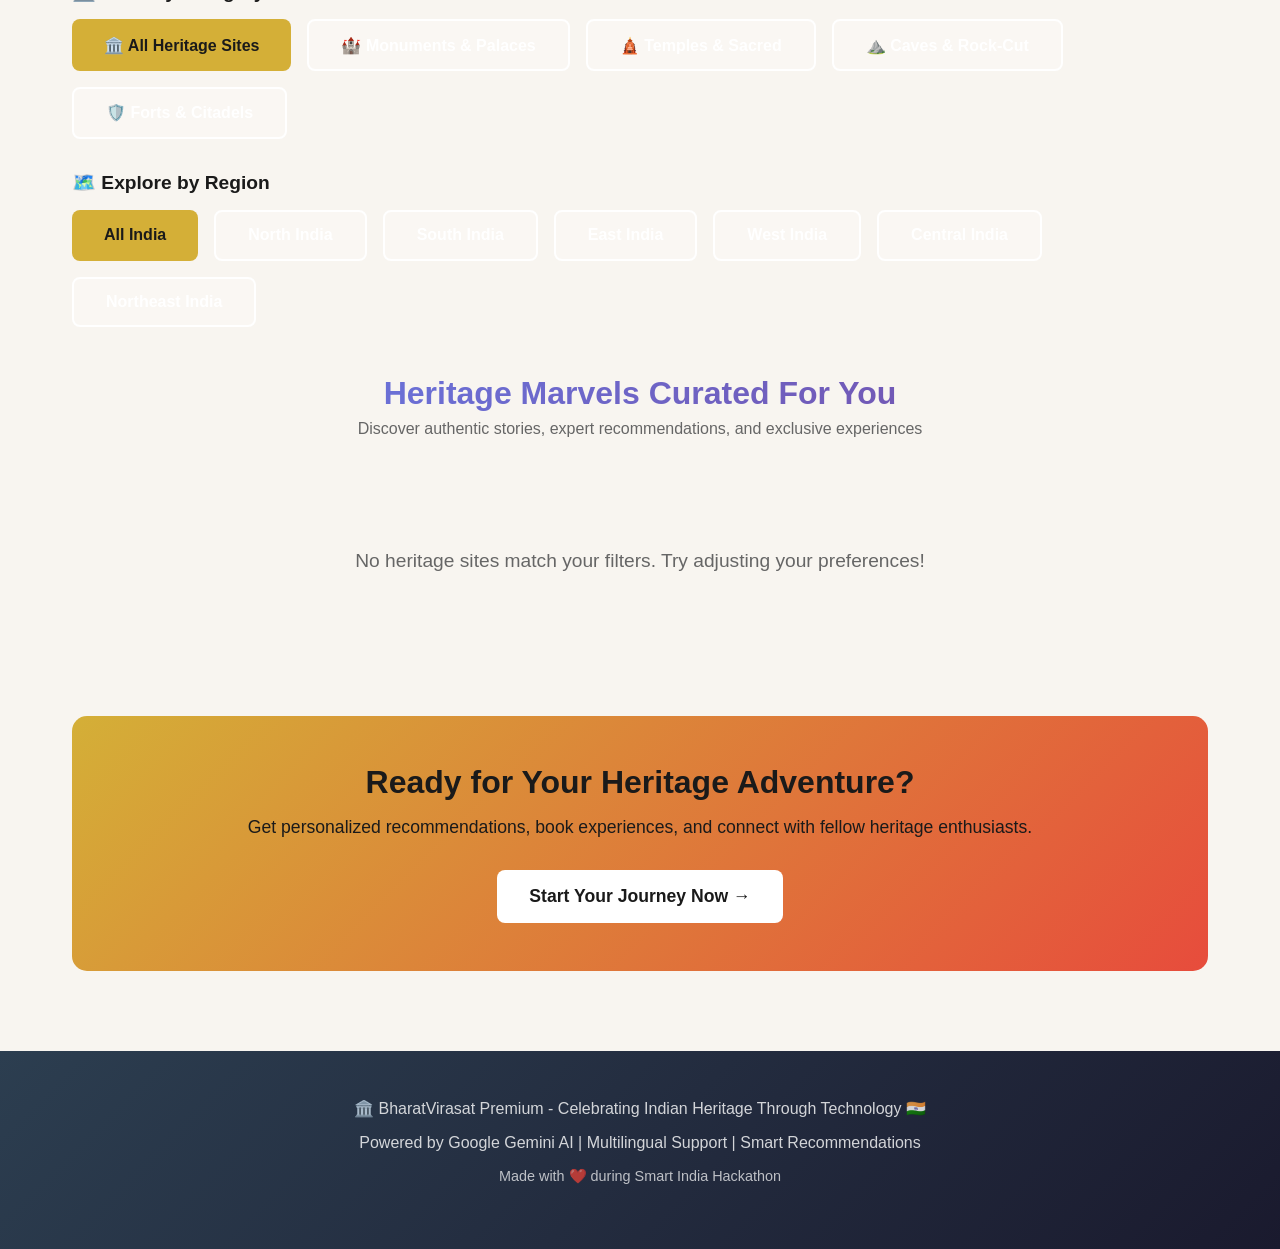
<file: index-premium.html>
<!DOCTYPE html>
<html lang="en">
<head>
  <meta charset="UTF-8">
  <meta name="viewport" content="width=device-width, initial-scale=1.0">
  <title>BharatVirasat Premium - AI Heritage Explorer</title>
  <link rel="stylesheet" href="css/styles-premium.css">
  <link rel="icon" href="data:image/svg+xml,<svg xmlns=%22http://www.w3.org/2000/svg%22 viewBox=%220 0 100 100%22><text x=%2250%22 y=%2250%22 font-size=%2260%22 text-anchor=%22middle%22 dy=%22.3em%22>🏛️</text></svg>">
</head>
<body>

<!-- HEADER -->
<header>
  <div class="header-left">
    <div class="logo">
      <span>🏛️</span>
      <div class="logo-text">
        <div class="brand">BHARAT VIRASAT</div>
        <div class="tagline">PREMIUM</div>
      </div>
    </div>
  </div>
  <div class="header-controls">
    <button id="ai-chat-btn">💬 AI Chat</button>
    <button id="saved-btn">❤️ Saved</button>
    <button class="dark-toggle">🌙</button>
  </div>
</header>

<!-- HERO SECTION -->
<section class="hero">
  <div class="hero-content">
    <p style="font-size: 0.9rem; letter-spacing: 2px; margin-bottom: 1rem;">🏆 PREMIUM HERITAGE EXPERIENCE</p>
    <h1>
      Discover India's <span class="highlight">Living Legends</span><br>
      Personalized For You
    </h1>
    <p>Get AI-powered recommendations based on your interests, time, and exploration style. Unlock the soul of India's 42+ UNESCO heritage sites.</p>
    <div class="hero-buttons">
      <button class="btn btn-primary">✨ Start Personalized Journey</button>
      <button class="btn btn-secondary">🎬 Watch Demo</button>
    </div>
  </div>
</section>

<!-- PERSONALIZATION ENGINE -->
<div style="max-width: 1200px; margin: 0 auto; padding: 0 2rem;">
  <section class="personalization">
    <div class="section-title">
      <h2>🎯 Tailor Your Experience</h2>
      <p>Tell us what you love, and we'll find the perfect heritage sites for your visit</p>
    </div>

    <div class="filters-container">
      <div class="filter-group">
        <label>⏱️ How Much Time Do You Have?</label>
        <select id="exploration-time">
          <option value="">Select Duration</option>
          <option value="1">1 Hour Quick Visit</option>
          <option value="3">3 Hours - Half Day</option>
          <option value="6">6 Hours - Full Day</option>
          <option value="12">12+ Hours - Deep Dive</option>
        </select>
      </div>

      <div class="filter-group">
        <label>📍 Which Region Interests You?</label>
        <select>
          <option>All India</option>
          <option>North India</option>
          <option>South India</option>
          <option>East India</option>
          <option>West India</option>
          <option>Central India</option>
          <option>Northeast India</option>
        </select>
      </div>

      <div class="filter-group">
        <label>🎭 What Fascinates You Most?</label>
        <div style="display: flex; flex-direction: column; gap: 0.5rem;">
          <label style="display: flex; align-items: center; gap: 0.5rem; font-weight: 400; cursor: pointer;">
            <input type="checkbox" class="interest-filter" value="ancient">
            Ancient History
          </label>
          <label style="display: flex; align-items: center; gap: 0.5rem; font-weight: 400; cursor: pointer;">
            <input type="checkbox" class="interest-filter" value="architecture">
            Architecture & Art
          </label>
          <label style="display: flex; align-items: center; gap: 0.5rem; font-weight: 400; cursor: pointer;">
            <input type="checkbox" class="interest-filter" value="spiritual">
            Spiritual Sites
          </label>
          <label style="display: flex; align-items: center; gap: 0.5rem; font-weight: 400; cursor: pointer;">
            <input type="checkbox" class="interest-filter" value="royalty">
            Royal Palaces
          </label>
        </div>
      </div>
    </div>

    <!-- STATS -->
    <div class="stats"></div>
  </section>

  <!-- SEARCH & FILTERS -->
  <div style="margin: 3rem 0;">
    <div style="display: flex; gap: 1rem; align-items: center; margin-bottom: 2rem; flex-wrap: wrap;">
      <input type="text" placeholder="🔍 Search by site name, state, dynasty..." style="flex: 1; min-width: 200px; padding: 0.8rem; border: 2px solid var(--primary); border-radius: 8px; font-size: 1rem;">
    </div>

    <div style="margin-bottom: 2rem;">
      <h3 style="margin-bottom: 1rem; font-size: 1.2rem;">🏛️ Filter by Category</h3>
      <div style="display: flex; gap: 1rem; flex-wrap: wrap;">
        <button class="btn btn-primary category-filter active" style="background: var(--primary); color: var(--text-dark);">🏛️ All Heritage Sites</button>
        <button class="btn btn-secondary category-filter">🏰 Monuments & Palaces</button>
        <button class="btn btn-secondary category-filter">🛕 Temples & Sacred</button>
        <button class="btn btn-secondary category-filter">⛰️ Caves & Rock-Cut</button>
        <button class="btn btn-secondary category-filter">🛡️ Forts & Citadels</button>
      </div>
    </div>

    <div>
      <h3 style="margin-bottom: 1rem; font-size: 1.2rem;">🗺️ Explore by Region</h3>
      <div style="display: flex; gap: 1rem; flex-wrap: wrap;">
        <button class="btn btn-primary zone-filter active" style="background: var(--primary); color: var(--text-dark);">All India</button>
        <button class="btn btn-secondary zone-filter">North India</button>
        <button class="btn btn-secondary zone-filter">South India</button>
        <button class="btn btn-secondary zone-filter">East India</button>
        <button class="btn btn-secondary zone-filter">West India</button>
        <button class="btn btn-secondary zone-filter">Central India</button>
        <button class="btn btn-secondary zone-filter">Northeast India</button>
      </div>
    </div>
  </div>

  <!-- CARDS GRID -->
  <main>
    <section style="margin-bottom: 4rem;">
      <div style="text-align: center; margin-bottom: 2rem;">
        <h2 style="font-size: 2rem; margin-bottom: 0.5rem; background: linear-gradient(135deg, #667eea 0%, #764ba2 100%); -webkit-background-clip: text; -webkit-text-fill-color: transparent; background-clip: text;">Heritage Marvels Curated For You</h2>
        <p style="color: #666;">Discover authentic stories, expert recommendations, and exclusive experiences</p>
      </div>
      <div class="sites-container">
        <!-- Cards will be populated by JavaScript -->
      </div>
    </section>
  </main>

  <!-- CTA SECTION -->
  <section style="background: linear-gradient(135deg, var(--primary) 0%, #e74c3c 100%); color: var(--text-dark); padding: 3rem 2rem; border-radius: 15px; text-align: center; margin: 4rem 0;">
    <h2 style="font-size: 2rem; margin-bottom: 1rem;">Ready for Your Heritage Adventure?</h2>
    <p style="margin-bottom: 2rem; font-size: 1.1rem;">Get personalized recommendations, book experiences, and connect with fellow heritage enthusiasts.</p>
    <button class="btn" style="background: white; color: var(--text-dark); padding: 1rem 2rem; font-size: 1.1rem;">Start Your Journey Now →</button>
  </section>
</div>

<!-- FOOTER -->
<footer>
  <p>🏛️ BharatVirasat Premium - Celebrating Indian Heritage Through Technology 🇮🇳</p>
  <p>Powered by Google Gemini AI | Multilingual Support | Smart Recommendations</p>
  <p style="font-size: 0.9rem; opacity: 0.7;">Made with ❤️ during Smart India Hackathon</p>
</footer>

<!-- DETAIL MODAL -->
<div class="modal" id="detail-modal">
  <div class="modal-content">
    <div class="modal-header">
      <h2>Heritage Site Details</h2>
      <button class="modal-close">&times;</button>
    </div>
    <p>Loading...</p>
  </div>
</div>

<!-- SCRIPTS -->
<script src="js/data.js"></script>
<script src="js/app-premium.js"></script>

<script>
// Initialize AI Chat (placeholder)
document.getElementById('ai-chat-btn').addEventListener('click', () => {
  alert('💬 Gemini AI Chat coming soon!\n\nAsk questions about any heritage site and get instant expert insights.');
});

document.getElementById('saved-btn').addEventListener('click', () => {
  alert('❤️ Your saved sites will appear here!\n\nBookmark your favorite heritage sites for quick access.');
});

// Close modal on outside click
document.getElementById('detail-modal').addEventListener('click', (e) => {
  if (e.target === e.currentTarget) {
    e.currentTarget.classList.remove('active');
  }
});
</script>

</body>
</html>
</file>
<file: css/styles.css>
/* ==========================================================================
   BHARAT VIRASAT - Premium Indian Heritage & Culture Design System
   ========================================================================== */

@import url('https://fonts.googleapis.com/css2?family=Cinzel:wght@500;600;700;800;900&family=Outfit:wght@300;400;500;600;700&display=swap');

:root {
  /* Light heritage portal palette inspired by the reference design */
  --bg-primary: #f5f3ef;
  --bg-secondary: #f1efe9;
  --bg-card: rgba(255, 255, 255, 0.7);
  --bg-card-hover: rgba(255, 255, 255, 0.9);
  --bg-modal: #ffffff;
  
  --gold-primary: #d0a63b;
  --gold-secondary: #b9861f;
  --gold-glow: rgba(208, 166, 59, 0.15);
  --gold-gradient: linear-gradient(135deg, #f4d27b 0%, #d5a42d 50%, #ba8b1a 100%);
  
  --saffron-primary: #d97706;
  --saffron-glow: rgba(217, 119, 6, 0.15);
  
  --jade-primary: #10b981;
  --indigo-primary: #6366f1;
  
  --text-primary: #111827;
  --text-secondary: #4b5563;
  --text-muted: #6b7280;
  
  --border-subtle: rgba(17, 24, 39, 0.14);
  --border-active: rgba(17, 24, 39, 0.28);
  --border-glass: rgba(17, 24, 39, 0.08);

  --font-serif: 'Cinzel', serif;
  --font-sans: 'Outfit', -apple-system, BlinkMacSystemFont, 'Segoe UI', Roboto, sans-serif;
  
  --radius-sm: 8px;
  --radius-md: 14px;
  --radius-lg: 20px;
  --radius-full: 9999px;
  
  --shadow-card: 0 10px 30px -10px rgba(0, 0, 0, 0.6), 0 0 20px -5px rgba(245, 192, 66, 0.05);
  --shadow-glow: 0 0 25px rgba(245, 192, 66, 0.25);
  --transition: all 0.3s cubic-bezier(0.16, 1, 0.3, 1);
}

/* Reset & Base Styles */
*, *::before, *::after {
  box-sizing: border-box;
  margin: 0;
  padding: 0;
}

html {
  scroll-behavior: smooth;
  color-scheme: dark;
}

body {
  font-family: var(--font-sans);
  background-color: var(--bg-primary);
  color: var(--text-primary);
  line-height: 1.6;
  min-height: 100vh;
  overflow-x: hidden;
  position: relative;
  background: linear-gradient(to bottom, #f6f4f0 0%, #f1efe9 100%);
}

/* Custom Scrollbar */
::-webkit-scrollbar {
  width: 8px;
  height: 8px;
}
::-webkit-scrollbar-track {
  background: var(--bg-primary);
}
::-webkit-scrollbar-thumb {
  background: rgba(245, 192, 66, 0.25);
  border-radius: var(--radius-full);
}
::-webkit-scrollbar-thumb:hover {
  background: var(--gold-primary);
}

/* Typography Helpers */
h1, h2, h3, h4, .font-royal {
  font-family: var(--font-serif);
  letter-spacing: 0.5px;
}

.gold-gradient-text {
  background: var(--gold-gradient);
  -webkit-background-clip: text;
  background-clip: text;
  -webkit-text-fill-color: transparent;
  display: inline-block;
}

/* Container */
.container {
  max-width: 1280px;
  margin: 0 auto;
  padding: 0 1.5rem;
}

/* ==========================================================================
   TOP BAR & GOOGLE TRANSLATOR
   ========================================================================== */
.top-nav-bar {
  background: rgba(255, 255, 255, 0.8);
  backdrop-filter: blur(14px);
  border-bottom: 1px solid var(--border-glass);
  position: sticky;
  top: 0;
  z-index: 100;
  padding: 0.9rem 0;
  transition: var(--transition);
}

.nav-container {
  display: flex;
  justify-content: space-between;
  align-items: center;
  gap: 1rem;
}

.brand-logo {
  display: flex;
  align-items: center;
  gap: 0.75rem;
  text-decoration: none;
}

.brand-emblem {
  font-size: 1.75rem;
  filter: drop-shadow(0 0 8px var(--gold-glow));
}

.brand-title-wrap {
  display: flex;
  flex-direction: column;
}

.brand-title {
  font-size: 1.5rem;
  font-weight: 700;
  color: var(--text-primary);
  line-height: 1.1;
}

.brand-subtitle {
  font-size: 0.75rem;
  color: var(--text-muted);
  letter-spacing: 1px;
  text-transform: uppercase;
}

/* Translator Controls */
.translate-wrapper {
  display: flex;
  align-items: center;
  gap: 0.5rem;
  background: rgba(255, 255, 255, 0.45);
  padding: 0.4rem 0.8rem;
  border-radius: 999px;
  border: 1px solid var(--border-subtle);
}

.translate-label {
  font-size: 0.8rem;
  color: var(--text-primary);
  display: flex;
  align-items: center;
  gap: 0.35rem;
}

.quick-lang-pills {
  display: flex;
  gap: 0.3rem;
  overflow-x: auto;
}

.lang-btn {
  background: transparent;
  border: 1px solid var(--border-subtle);
  color: var(--text-secondary);
  font-size: 0.8rem;
  padding: 0.2rem 0.65rem;
  border-radius: 8px;
  cursor: pointer;
  transition: var(--transition);
  white-space: nowrap;
}

.lang-btn:hover, .lang-btn.active {
  background: rgba(17, 24, 39, 0.03);
  border-color: var(--border-active);
  color: var(--text-primary);
  font-weight: 600;
}

#google_translate_element {
  display: inline-block;
}

.goog-te-gadget-simple {
  background-color: transparent !important;
  border: 1px solid rgba(245, 192, 66, 0.3) !important;
  padding: 3px 8px !important;
  border-radius: 20px !important;
  font-size: 12px !important;
  color: var(--text-primary) !important;
}
.goog-te-gadget-simple .goog-te-menu-value span {
  color: var(--text-primary) !important;
}

/* Nav Actions */
.nav-actions {
  display: flex;
  align-items: center;
  gap: 0.75rem;
}

.gemini-nav-trigger {
  display: flex;
  align-items: center;
  gap: 0.5rem;
  background: linear-gradient(135deg, rgba(99, 102, 241, 0.2), rgba(245, 192, 66, 0.2));
  border: 1px solid rgba(245, 192, 66, 0.4);
  color: #fff;
  padding: 0.5rem 1rem;
  border-radius: var(--radius-full);
  font-size: 0.85rem;
  font-weight: 600;
  cursor: pointer;
  transition: var(--transition);
  box-shadow: 0 0 15px rgba(99, 102, 241, 0.2);
}

.gemini-nav-trigger:hover {
  transform: translateY(-2px);
  border-color: var(--gold-primary);
  box-shadow: 0 0 20px var(--gold-glow);
}

.welcome-nav-btn {
  display: flex;
  align-items: center;
  gap: 0.5rem;
  background: linear-gradient(135deg, rgba(208, 166, 59, 0.3), rgba(245, 192, 66, 0.2));
  border: 1px solid rgba(208, 166, 59, 0.6);
  color: #f4d27b;
  padding: 0.5rem 1rem;
  border-radius: var(--radius-full);
  font-size: 0.85rem;
  font-weight: 600;
  cursor: pointer;
  transition: var(--transition);
  box-shadow: 0 0 15px rgba(245, 192, 66, 0.2);
}

.welcome-nav-btn:hover {
  transform: translateY(-2px);
  background: linear-gradient(135deg, rgba(208, 166, 59, 0.5), rgba(245, 192, 66, 0.3));
  border-color: var(--gold-primary);
  box-shadow: 0 0 25px var(--gold-glow);
}

/* ==========================================================================
   HERO SECTION
   ========================================================================== */
.hero-section {
  padding: 4rem 0 3rem;
  text-align: center;
  position: relative;
}

.hero-pill {
  display: inline-flex;
  align-items: center;
  gap: 0.5rem;
  background: rgba(245, 192, 66, 0.1);
  border: 1px solid var(--border-active);
  padding: 0.4rem 1.2rem;
  border-radius: var(--radius-full);
  font-size: 0.85rem;
  color: var(--gold-primary);
  margin-bottom: 1.5rem;
  letter-spacing: 0.5px;
}

.hero-title {
  font-size: clamp(3rem, 6vw, 6rem);
  font-weight: 800;
  line-height: 1.08;
  margin-bottom: 1.25rem;
  color: var(--text-primary);
  text-shadow: none;
}

.hero-lead {
  font-size: 1.2rem;
  color: var(--text-secondary);
  max-width: 760px;
  margin: 0 auto 2.5rem;
  line-height: 1.7;
}

/* Search Bar */
.search-container {
  max-width: 680px;
  margin: 0 auto 2.5rem;
  position: relative;
}

.search-input-wrap {
  display: flex;
  align-items: center;
  background: rgba(255, 255, 255, 0.7);
  border: 1px solid var(--border-subtle);
  border-radius: 14px;
  padding: 0.7rem 1rem 0.7rem 1.2rem;
  box-shadow: 0 1px 0 rgba(17, 24, 39, 0.02);
  transition: var(--transition);
}

.search-input-wrap:focus-within {
  border-color: var(--border-active);
  box-shadow: 0 2px 8px rgba(17, 24, 39, 0.08);
}

.search-icon {
  font-size: 1.2rem;
  margin-right: 0.75rem;
}

.search-input {
  flex: 1;
  background: transparent;
  border: none;
  color: var(--text-primary);
  font-size: 1.05rem;
  outline: none;
  font-family: var(--font-sans);
}

.search-input::placeholder {
  color: var(--text-muted);
}

/* Stats Counter Grid */
.hero-stats-grid {
  display: grid;
  grid-template-columns: repeat(4, 1fr);
  gap: 1.5rem;
  max-width: 900px;
  margin: 0 auto;
}

.stat-card {
  background: rgba(255, 255, 255, 0.03);
  backdrop-filter: blur(10px);
  border: 1px solid var(--border-glass);
  border-radius: var(--radius-md);
  padding: 1.25rem 1rem;
  transition: var(--transition);
}

.stat-card:hover {
  transform: translateY(-4px);
  border-color: var(--border-active);
  background: rgba(245, 192, 66, 0.05);
}

.stat-num {
  font-size: 2rem;
  font-weight: 700;
  font-family: var(--font-serif);
  color: var(--gold-primary);
  line-height: 1;
  margin-bottom: 0.35rem;
}

.stat-label {
  font-size: 0.85rem;
  color: var(--text-secondary);
}

/* ==========================================================================
   FILTER CONTROLS & ZONE EXPLORER
   ========================================================================== */
.explorer-controls-section {
  padding: 1.5rem 0 2rem;
  border-top: 1px solid var(--border-glass);
  border-bottom: 1px solid var(--border-glass);
  background: rgba(13, 20, 36, 0.5);
  margin-bottom: 2.5rem;
}

.filter-group-header {
  display: flex;
  justify-content: space-between;
  align-items: center;
  margin-bottom: 1rem;
}

.filter-heading {
  font-size: 0.9rem;
  text-transform: uppercase;
  letter-spacing: 1px;
  color: var(--gold-primary);
  font-weight: 600;
}

.zone-filter-bar {
  display: flex;
  gap: 0.6rem;
  flex-wrap: wrap;
  margin-bottom: 1.25rem;
}

.zone-pill {
  background: rgba(255, 255, 255, 0.05);
  border: 1px solid var(--border-glass);
  color: var(--text-secondary);
  padding: 0.5rem 1.2rem;
  border-radius: var(--radius-full);
  font-size: 0.9rem;
  cursor: pointer;
  transition: var(--transition);
  font-family: var(--font-sans);
}

.zone-pill:hover {
  border-color: var(--border-active);
  color: var(--text-primary);
}

.zone-pill.active {
  background: var(--gold-gradient);
  color: #000;
  font-weight: 600;
  border-color: var(--gold-primary);
  box-shadow: 0 0 15px var(--gold-glow);
}

.category-filter-bar {
  display: flex;
  gap: 0.75rem;
  flex-wrap: wrap;
}

.category-pill {
  display: inline-flex;
  align-items: center;
  gap: 0.5rem;
  background: rgba(255, 255, 255, 0.03);
  border: 1px solid var(--border-glass);
  color: var(--text-secondary);
  padding: 0.6rem 1.25rem;
  border-radius: var(--radius-md);
  font-size: 0.9rem;
  cursor: pointer;
  transition: var(--transition);
}

.category-pill:hover {
  background: rgba(255, 255, 255, 0.07);
  color: var(--text-primary);
}

.category-pill.active {
  background: rgba(245, 192, 66, 0.15);
  border-color: var(--gold-primary);
  color: var(--gold-primary);
  font-weight: 600;
  box-shadow: 0 0 15px rgba(245, 192, 66, 0.2);
}

/* ==========================================================================
   HERITAGE SITES GRID & CARDS
   ========================================================================== */
.sites-section-header {
  display: flex;
  justify-content: space-between;
  align-items: flex-end;
  margin-bottom: 2rem;
}

.section-title {
  font-size: 2.2rem;
  font-weight: 700;
}

.sites-count-badge {
  font-size: 0.9rem;
  color: var(--gold-primary);
  background: rgba(245, 192, 66, 0.1);
  padding: 0.35rem 0.9rem;
  border-radius: var(--radius-full);
  border: 1px solid var(--border-subtle);
}

.heritage-grid {
  display: grid;
  grid-template-columns: repeat(auto-fill, minmax(360px, 1fr));
  gap: 2rem;
  margin-bottom: 4rem;
}

/* Heritage Card */
.heritage-card {
  background: rgba(255, 255, 255, 0.82);
  backdrop-filter: blur(8px);
  border: 1px solid var(--border-glass);
  border-radius: var(--radius-lg);
  overflow: hidden;
  display: flex;
  flex-direction: column;
  box-shadow: 0 8px 30px rgba(17, 24, 39, 0.05);
  transition: var(--transition);
  position: relative;
}

.heritage-card:hover {
  transform: translateY(-8px);
  border-color: var(--border-active);
  background: var(--bg-card-hover);
  box-shadow: 0 20px 40px -10px rgba(0, 0, 0, 0.7), var(--shadow-glow);
}

.card-image-wrapper {
  position: relative;
  width: 100%;
  height: 230px;
  overflow: hidden;
}

.card-img {
  width: 100%;
  height: 100%;
  object-fit: cover;
  transition: transform 0.6s cubic-bezier(0.16, 1, 0.3, 1);
}

.heritage-card:hover .card-img {
  transform: scale(1.08);
}

.card-gradient-overlay {
  position: absolute;
  inset: 0;
  background: linear-gradient(to top, rgba(13, 20, 36, 0.95) 0%, rgba(13, 20, 36, 0.2) 60%, transparent 100%);
}

.card-top-badges {
  position: absolute;
  top: 1rem;
  left: 1rem;
  right: 1rem;
  display: flex;
  justify-content: space-between;
  align-items: center;
}

.zone-badge {
  font-size: 0.75rem;
  font-weight: 700;
  text-transform: uppercase;
  letter-spacing: 0.5px;
  padding: 0.25rem 0.75rem;
  border-radius: var(--radius-full);
  background: rgba(0, 0, 0, 0.65);
  backdrop-filter: blur(8px);
  border: 1px solid rgba(255, 255, 255, 0.2);
  color: var(--text-primary);
}

.zone-badge.north { border-color: #38bdf8; color: #38bdf8; }
.zone-badge.south { border-color: #34d399; color: #34d399; }
.zone-badge.east { border-color: #fbbf24; color: #fbbf24; }
.zone-badge.west { border-color: #f472b6; color: #f472b6; }
.zone-badge.central { border-color: #a78bfa; color: #a78bfa; }
.zone-badge.northeast { border-color: #4ade80; color: #4ade80; }

.bookmark-btn {
  background: rgba(0, 0, 0, 0.6);
  backdrop-filter: blur(8px);
  border: 1px solid rgba(255, 255, 255, 0.2);
  width: 34px;
  height: 34px;
  border-radius: var(--radius-full);
  display: flex;
  align-items: center;
  justify-content: center;
  cursor: pointer;
  transition: var(--transition);
  font-size: 1rem;
}

.bookmark-btn:hover {
  transform: scale(1.15);
  border-color: var(--gold-primary);
}

.card-rating-badge {
  position: absolute;
  bottom: 0.75rem;
  right: 1rem;
  background: rgba(7, 10, 19, 0.8);
  backdrop-filter: blur(8px);
  border: 1px solid var(--border-subtle);
  padding: 0.25rem 0.65rem;
  border-radius: var(--radius-sm);
  font-size: 0.8rem;
  font-weight: 600;
  color: var(--gold-primary);
}

.rating-sub {
  color: var(--text-muted);
  font-size: 0.75rem;
}

/* Card Body */
.card-body {
  padding: 1.5rem;
  display: flex;
  flex-direction: column;
  flex: 1;
}

.card-header {
  margin-bottom: 0.75rem;
}

.site-name {
  font-size: 1.35rem;
  font-weight: 700;
  color: var(--text-primary);
  line-height: 1.3;
}

.site-hindi-name {
  font-size: 0.9rem;
  color: var(--gold-primary);
  display: block;
  margin-top: 0.15rem;
}

.site-meta-pills {
  display: flex;
  flex-wrap: wrap;
  gap: 0.5rem;
  margin-bottom: 1rem;
}

.meta-pill {
  font-size: 0.8rem;
  color: var(--text-secondary);
  background: rgba(255, 255, 255, 0.04);
  padding: 0.2rem 0.6rem;
  border-radius: var(--radius-sm);
  border: 1px solid var(--border-glass);
}

/* Summarized Info Box */
.site-summary-box {
  background: rgba(0, 0, 0, 0.25);
  border-left: 3px solid var(--gold-primary);
  padding: 0.75rem 1rem;
  border-radius: 0 var(--radius-sm) var(--radius-sm) 0;
  margin-bottom: 1rem;
}

.site-summary-text {
  font-size: 0.92rem;
  color: #cbd5e1;
  line-height: 1.55;
  display: -webkit-box;
  -webkit-line-clamp: 3;
  line-clamp: 3;
  -webkit-box-orient: vertical;
  overflow: hidden;
}

/* Key Marvel Box */
.site-fast-fact {
  background: rgba(245, 192, 66, 0.05);
  border: 1px dashed rgba(245, 192, 66, 0.25);
  border-radius: var(--radius-sm);
  padding: 0.75rem;
  margin-bottom: 1.25rem;
}

.fact-tag {
  font-size: 0.75rem;
  font-weight: 700;
  color: var(--gold-primary);
  text-transform: uppercase;
  letter-spacing: 0.5px;
  display: block;
  margin-bottom: 0.25rem;
}

.fact-text {
  font-size: 0.85rem;
  color: var(--text-secondary);
  line-height: 1.45;
}

/* Card Actions */
.card-actions {
  display: flex;
  gap: 0.75rem;
  margin-top: auto;
}

.action-btn {
  padding: 0.65rem 1rem;
  border-radius: var(--radius-md);
  font-size: 0.88rem;
  font-weight: 600;
  cursor: pointer;
  transition: var(--transition);
  font-family: var(--font-sans);
  border: none;
}

.audio-listen-btn {
  background: rgba(255, 255, 255, 0.06);
  border: 1px solid var(--border-glass);
  color: var(--text-primary);
  display: flex;
  align-items: center;
  gap: 0.35rem;
}

.audio-listen-btn:hover {
  background: rgba(245, 192, 66, 0.15);
  border-color: var(--gold-primary);
  color: var(--gold-primary);
}

.details-btn {
  flex: 1;
  background: var(--gold-gradient);
  color: #000;
  text-align: center;
}

.details-btn:hover {
  transform: translateY(-2px);
  box-shadow: 0 4px 15px var(--gold-glow);
}

/* Empty State */
.empty-state {
  grid-column: 1 / -1;
  text-align: center;
  padding: 4rem 2rem;
  background: var(--bg-card);
  border-radius: var(--radius-lg);
  border: 1px dashed var(--border-active);
}

.empty-icon {
  font-size: 3rem;
  margin-bottom: 1rem;
}

.empty-state h3 {
  font-size: 1.6rem;
  margin-bottom: 0.5rem;
}

.empty-state p {
  color: var(--text-secondary);
  margin-bottom: 1.5rem;
}

.primary-btn {
  background: var(--gold-gradient);
  color: #000;
  border: none;
  padding: 0.75rem 1.75rem;
  border-radius: var(--radius-full);
  font-weight: 600;
  cursor: pointer;
  transition: var(--transition);
  font-family: var(--font-sans);
}

.primary-btn:hover {
  transform: translateY(-2px);
  box-shadow: 0 4px 20px var(--gold-glow);
}

/* ==========================================================================
   HERITAGE QUIZ & SCHOLAR SECTION
   ========================================================================== */
.quiz-section {
  background: linear-gradient(180deg, rgba(13, 20, 36, 0.7) 0%, rgba(7, 10, 19, 0.9) 100%);
  border-top: 1px solid var(--border-glass);
  border-bottom: 1px solid var(--border-glass);
  padding: 4rem 0;
  margin-bottom: 4rem;
}

.quiz-container-box {
  max-width: 800px;
  margin: 0 auto;
  background: var(--bg-card);
  backdrop-filter: blur(20px);
  border: 1px solid var(--border-active);
  border-radius: var(--radius-lg);
  padding: 2.5rem;
  box-shadow: var(--shadow-card), 0 0 30px var(--gold-glow);
}

.quiz-badge {
  font-size: 0.8rem;
  color: var(--gold-primary);
  background: rgba(245, 192, 66, 0.1);
  padding: 0.3rem 0.8rem;
  border-radius: var(--radius-full);
  border: 1px solid var(--border-subtle);
  font-weight: 600;
}

.quiz-header {
  display: flex;
  justify-content: space-between;
  align-items: center;
  margin-bottom: 1.25rem;
}

.quiz-current-score {
  font-size: 0.9rem;
  color: var(--text-secondary);
}

.quiz-question-title {
  font-size: 1.35rem;
  margin-bottom: 1.5rem;
  line-height: 1.4;
}

.quiz-options-list {
  display: grid;
  gap: 0.75rem;
  margin-bottom: 1.5rem;
}

.quiz-opt-btn {
  display: flex;
  align-items: center;
  gap: 1rem;
  background: rgba(255, 255, 255, 0.04);
  border: 1px solid var(--border-glass);
  border-radius: var(--radius-md);
  padding: 1rem 1.25rem;
  color: var(--text-primary);
  font-size: 1rem;
  text-align: left;
  cursor: pointer;
  transition: var(--transition);
  font-family: var(--font-sans);
}

.quiz-opt-btn:hover:not(:disabled) {
  background: rgba(245, 192, 66, 0.1);
  border-color: var(--border-active);
}

.opt-letter {
  width: 30px;
  height: 30px;
  border-radius: var(--radius-full);
  background: rgba(255, 255, 255, 0.08);
  display: flex;
  align-items: center;
  justify-content: center;
  font-weight: 700;
  font-size: 0.85rem;
}

.quiz-opt-btn.correct {
  background: rgba(16, 185, 129, 0.2);
  border-color: var(--jade-primary);
  color: #a7f3d0;
}

.quiz-opt-btn.wrong {
  background: rgba(239, 68, 68, 0.2);
  border-color: #ef4444;
  color: #fca5a5;
}

.quiz-feedback-box {
  background: rgba(0, 0, 0, 0.4);
  border-radius: var(--radius-md);
  padding: 1.25rem;
  margin-top: 1rem;
  animation: fadeIn 0.3s ease;
}

.quiz-feedback-box.correct { border-left: 4px solid var(--jade-primary); }
.quiz-feedback-box.wrong { border-left: 4px solid #ef4444; }

.feedback-icon {
  font-weight: 700;
  font-size: 1.1rem;
  margin-bottom: 0.5rem;
}

.feedback-explanation {
  font-size: 0.95rem;
  color: var(--text-secondary);
  margin-bottom: 1rem;
  line-height: 1.5;
}

.next-question-btn {
  background: var(--gold-gradient);
  color: #000;
  border: none;
  padding: 0.6rem 1.5rem;
  border-radius: var(--radius-full);
  font-weight: 700;
  cursor: pointer;
  transition: var(--transition);
}

.quiz-completed-box {
  text-align: center;
  padding: 2rem 0;
}

.quiz-trophy {
  font-size: 4rem;
  margin-bottom: 1rem;
  animation: bounce 1s infinite alternate;
}

.quiz-score-highlight {
  font-size: 1.25rem;
  margin: 1rem 0 0.5rem;
  color: var(--gold-primary);
}

.quiz-praise {
  color: var(--text-secondary);
  margin-bottom: 2rem;
}

/* ==========================================================================
   MODAL SITE DETAILS & 360 TOUR
   ========================================================================== */
.modal-backdrop {
  position: fixed;
  inset: 0;
  background: rgba(0, 0, 0, 0.85);
  backdrop-filter: blur(12px);
  z-index: 999;
  opacity: 0;
  visibility: hidden;
  transition: var(--transition);
}

.modal-backdrop.active {
  opacity: 1;
  visibility: visible;
}

.site-modal {
  position: fixed;
  top: 50%;
  left: 50%;
  transform: translate(-50%, -46%) scale(0.96);
  width: 92%;
  max-width: 950px;
  max-height: 90vh;
  background: var(--bg-modal);
  border: 1px solid var(--border-active);
  border-radius: var(--radius-lg);
  box-shadow: 0 25px 60px rgba(0, 0, 0, 0.9), 0 0 40px var(--gold-glow);
  z-index: 1000;
  overflow-y: auto;
  opacity: 0;
  visibility: hidden;
  transition: var(--transition);
}

.site-modal.active {
  transform: translate(-50%, -50%) scale(1);
  opacity: 1;
  visibility: visible;
}

.modal-close-btn {
  position: sticky;
  top: 1rem;
  right: 1rem;
  float: right;
  z-index: 10;
  background: rgba(0, 0, 0, 0.7);
  backdrop-filter: blur(8px);
  border: 1px solid var(--border-glass);
  color: var(--text-primary);
  width: 38px;
  height: 38px;
  border-radius: var(--radius-full);
  font-size: 1.2rem;
  cursor: pointer;
  display: flex;
  align-items: center;
  justify-content: center;
  transition: var(--transition);
  margin-top: 1rem;
  margin-right: 1rem;
}

.modal-close-btn:hover {
  background: var(--gold-primary);
  color: #000;
}

.modal-header-content {
  padding: 1.5rem 2rem 0.5rem;
}

.modal-unesco-badge {
  font-size: 0.8rem;
  color: var(--gold-primary);
  background: rgba(245, 192, 66, 0.1);
  padding: 0.3rem 0.9rem;
  border-radius: var(--radius-full);
  border: 1px solid var(--border-subtle);
  display: inline-block;
  margin-bottom: 0.5rem;
}

.modal-site-title {
  font-size: 2.2rem;
  line-height: 1.2;
}

.modal-site-subtitle {
  font-size: 1rem;
  color: var(--text-secondary);
  margin-bottom: 1rem;
}

/* Gallery inside modal */
.modal-gallery-container {
  padding: 0 2rem 1.5rem;
}

.modal-featured-img-wrap {
  position: relative;
  height: 380px;
  border-radius: var(--radius-md);
  overflow: hidden;
  margin-bottom: 1rem;
}

.modal-featured-img {
  width: 100%;
  height: 100%;
  object-fit: cover;
  transition: transform 7s ease;
}

.panoramic-360-active {
  transform: scale(1.3) translateX(-15%);
}

.vr-btn {
  position: absolute;
  bottom: 1rem;
  right: 1rem;
  background: rgba(0, 0, 0, 0.75);
  backdrop-filter: blur(10px);
  border: 1px solid var(--gold-primary);
  color: var(--gold-primary);
  padding: 0.5rem 1rem;
  border-radius: var(--radius-full);
  font-size: 0.85rem;
  font-weight: 600;
  cursor: pointer;
  transition: var(--transition);
}

.vr-btn:hover {
  background: var(--gold-gradient);
  color: #000;
}

.modal-thumbnails {
  display: flex;
  gap: 0.75rem;
}

.modal-thumb {
  width: 80px;
  height: 60px;
  border-radius: var(--radius-sm);
  object-fit: cover;
  cursor: pointer;
  border: 2px solid transparent;
  transition: var(--transition);
}

.modal-thumb.active, .modal-thumb:hover {
  border-color: var(--gold-primary);
  transform: scale(1.05);
}

/* Modal Details Tabs / Body */
.modal-content-body {
  padding: 0 2rem 2.5rem;
  display: grid;
  gap: 1.5rem;
}

.modal-box {
  background: rgba(255, 255, 255, 0.03);
  border: 1px solid var(--border-glass);
  border-radius: var(--radius-md);
  padding: 1.25rem 1.5rem;
}

.modal-box-title {
  font-size: 1.15rem;
  color: var(--gold-primary);
  margin-bottom: 0.75rem;
  display: flex;
  align-items: center;
  gap: 0.5rem;
}

.modal-facts-list {
  list-style: none;
  display: grid;
  gap: 0.6rem;
}

.modal-fact-item {
  display: flex;
  gap: 0.75rem;
  font-size: 0.95rem;
  color: var(--text-secondary);
}

.fact-bullet {
  color: var(--gold-primary);
}

/* Specifications Grid */
.specs-grid {
  display: grid;
  grid-template-columns: repeat(3, 1fr);
  gap: 1rem;
}

.spec-item {
  display: flex;
  flex-direction: column;
}

.spec-label {
  font-size: 0.75rem;
  color: var(--text-muted);
  text-transform: uppercase;
  letter-spacing: 0.5px;
}

.spec-val {
  font-size: 0.95rem;
  font-weight: 600;
  color: var(--text-primary);
}

.modal-cta-group {
  display: flex;
  gap: 1rem;
}

.gemini-deep-ask-btn {
  flex: 1;
  background: linear-gradient(135deg, #4f46e5, #7c3aed, #d97706);
  border: none;
  color: #fff;
  padding: 0.85rem 1.5rem;
  border-radius: var(--radius-md);
  font-weight: 600;
  font-size: 0.95rem;
  cursor: pointer;
  display: flex;
  align-items: center;
  justify-content: center;
  gap: 0.5rem;
  transition: var(--transition);
}

.gemini-deep-ask-btn:hover {
  transform: translateY(-2px);
  box-shadow: 0 5px 25px rgba(124, 58, 237, 0.4);
}

/* ==========================================================================
   FLOATING AUDIO NARRATION BAR
   ========================================================================== */
.floating-audio-bar {
  position: fixed;
  bottom: 1.5rem;
  left: 50%;
  transform: translateX(-50%) translateY(100px);
  background: rgba(13, 20, 36, 0.92);
  backdrop-filter: blur(20px);
  border: 1px solid var(--border-active);
  border-radius: var(--radius-full);
  padding: 0.6rem 1.5rem;
  display: flex;
  align-items: center;
  gap: 1.25rem;
  box-shadow: 0 15px 35px rgba(0, 0, 0, 0.8), 0 0 25px var(--gold-glow);
  z-index: 950;
  transition: var(--transition);
  max-width: 600px;
  width: 90%;
}

.floating-audio-bar.visible {
  transform: translateX(-50%) translateY(0);
}

.audio-controls-wrap {
  display: flex;
  align-items: center;
  gap: 0.5rem;
}

.audio-btn {
  background: var(--gold-gradient);
  border: none;
  width: 36px;
  height: 36px;
  border-radius: var(--radius-full);
  display: flex;
  align-items: center;
  justify-content: center;
  cursor: pointer;
  font-size: 1rem;
}

.audio-info-wrap {
  flex: 1;
  display: flex;
  flex-direction: column;
}

.audio-bar-title {
  font-size: 0.88rem;
  font-weight: 600;
  color: var(--text-primary);
  white-space: nowrap;
  overflow: hidden;
  text-overflow: ellipsis;
}

.audio-sub {
  font-size: 0.75rem;
  color: var(--gold-primary);
}

/* Audio Waveform Equalizer */
.waveform-equalizer {
  display: flex;
  align-items: center;
  gap: 3px;
  height: 20px;
}

.wave-bar {
  width: 3px;
  height: 4px;
  background: var(--gold-primary);
  border-radius: 2px;
}

.wave-bar.animating {
  animation: waveMotion 1s ease-in-out infinite alternate;
}
.wave-bar:nth-child(2).animating { animation-delay: 0.2s; }
.wave-bar:nth-child(3).animating { animation-delay: 0.4s; }
.wave-bar:nth-child(4).animating { animation-delay: 0.1s; }

@keyframes waveMotion {
  0% { height: 4px; }
  100% { height: 20px; }
}

.audio-close-btn {
  background: transparent;
  border: none;
  color: var(--text-secondary);
  font-size: 1.1rem;
  cursor: pointer;
}

/* ==========================================================================
   GEMINI AI CHATBOT DRAWER & FLOATING TRIGGER
   ========================================================================== */
.gemini-float-btn {
  position: fixed;
  bottom: 2rem;
  right: 2rem;
  background: linear-gradient(135deg, #3b82f6, #8b5cf6, #f5c042);
  padding: 3px;
  border-radius: var(--radius-full);
  box-shadow: 0 10px 30px rgba(0, 0, 0, 0.7), 0 0 25px rgba(139, 92, 246, 0.5);
  cursor: pointer;
  z-index: 900;
  transition: var(--transition);
  border: none;
}

.gemini-float-btn:hover {
  transform: scale(1.08) translateY(-3px);
  box-shadow: 0 15px 40px rgba(0, 0, 0, 0.9), 0 0 35px rgba(245, 192, 66, 0.7);
}

.gemini-float-inner {
  background: #090e1a;
  padding: 0.75rem 1.4rem;
  border-radius: var(--radius-full);
  display: flex;
  align-items: center;
  gap: 0.6rem;
  color: #fff;
  font-weight: 700;
  font-size: 0.95rem;
}

.gemini-sparkle {
  font-size: 1.3rem;
  animation: rotateGlow 4s linear infinite;
}

@keyframes rotateGlow {
  0% { transform: rotate(0deg) scale(1); }
  50% { transform: rotate(180deg) scale(1.2); }
  100% { transform: rotate(360deg) scale(1); }
}

/* Chat Drawer */
.gemini-chat-drawer {
  position: fixed;
  bottom: 0;
  right: 2rem;
  width: 440px;
  height: 620px;
  max-height: 90vh;
  background: var(--bg-modal);
  border: 1px solid var(--border-active);
  border-radius: var(--radius-lg) var(--radius-lg) 0 0;
  box-shadow: 0 25px 60px rgba(0, 0, 0, 0.9), 0 0 40px var(--gold-glow);
  z-index: 1001;
  display: flex;
  flex-direction: column;
  transform: translateY(110%);
  transition: transform 0.4s cubic-bezier(0.16, 1, 0.3, 1);
  overflow: hidden;
}

.gemini-chat-drawer.active {
  transform: translateY(0);
}

.gemini-drawer-header {
  background: linear-gradient(135deg, rgba(30, 41, 59, 0.9), rgba(15, 23, 42, 0.95));
  border-bottom: 1px solid var(--border-glass);
  padding: 1rem 1.25rem;
  display: flex;
  justify-content: space-between;
  align-items: center;
}

.gemini-header-info {
  display: flex;
  align-items: center;
  gap: 0.75rem;
}

.gemini-header-title {
  font-size: 1.05rem;
  font-weight: 700;
}

.gemini-model-pill {
  font-size: 0.7rem;
  color: var(--gold-primary);
  background: rgba(245, 192, 66, 0.15);
  padding: 0.15rem 0.5rem;
  border-radius: var(--radius-full);
}

.gemini-close-btn {
  background: transparent;
  border: none;
  color: var(--text-secondary);
  font-size: 1.3rem;
  cursor: pointer;
}

/* Quick Prompt Chips */
.gemini-chips-bar {
  padding: 0.6rem 1rem;
  background: rgba(0, 0, 0, 0.3);
  display: flex;
  gap: 0.5rem;
  overflow-x: auto;
  border-bottom: 1px solid var(--border-glass);
}

.prompt-chip {
  background: rgba(255, 255, 255, 0.05);
  border: 1px solid var(--border-glass);
  color: var(--text-secondary);
  padding: 0.3rem 0.75rem;
  border-radius: var(--radius-full);
  font-size: 0.75rem;
  white-space: nowrap;
  cursor: pointer;
  transition: var(--transition);
}

.prompt-chip:hover {
  background: rgba(245, 192, 66, 0.15);
  border-color: var(--gold-primary);
  color: var(--gold-primary);
}

/* Messages Area */
.gemini-messages {
  flex: 1;
  padding: 1rem;
  overflow-y: auto;
  display: flex;
  flex-direction: column;
  gap: 1rem;
}

.chat-message {
  display: flex;
  gap: 0.75rem;
  max-width: 90%;
  animation: fadeIn 0.3s ease;
}

.chat-message.user-msg {
  align-self: flex-end;
  flex-direction: row-reverse;
}

.chat-message.gemini-msg {
  align-self: flex-start;
}

.msg-avatar {
  width: 32px;
  height: 32px;
  border-radius: var(--radius-full);
  background: rgba(255, 255, 255, 0.08);
  display: flex;
  align-items: center;
  justify-content: center;
  font-size: 0.9rem;
  flex-shrink: 0;
}

.gemini-msg .msg-avatar {
  background: linear-gradient(135deg, #6366f1, #f5c042);
  color: #000;
}

.msg-content {
  background: rgba(255, 255, 255, 0.05);
  border: 1px solid var(--border-glass);
  border-radius: var(--radius-md);
  padding: 0.85rem 1.1rem;
  font-size: 0.92rem;
  line-height: 1.5;
  color: #e2e8f0;
}

.user-msg .msg-content {
  background: linear-gradient(135deg, rgba(245, 192, 66, 0.2), rgba(255, 107, 53, 0.2));
  border-color: var(--border-active);
  color: #fff;
}

.msg-actions {
  display: flex;
  gap: 0.5rem;
  margin-top: 0.6rem;
  padding-top: 0.5rem;
  border-top: 1px solid rgba(255, 255, 255, 0.06);
}

.msg-action-btn {
  background: transparent;
  border: none;
  color: var(--text-secondary);
  font-size: 0.75rem;
  cursor: pointer;
  padding: 0.15rem 0.4rem;
  border-radius: var(--radius-sm);
  transition: var(--transition);
}

.msg-action-btn:hover {
  color: var(--gold-primary);
  background: rgba(255, 255, 255, 0.05);
}

/* Typing Dots */
.typing-dots {
  display: flex;
  gap: 4px;
  padding: 4px 0;
}
.typing-dots span {
  width: 6px;
  height: 6px;
  background: var(--gold-primary);
  border-radius: 50%;
  animation: dotPulse 1.2s infinite ease-in-out;
}
.typing-dots span:nth-child(2) { animation-delay: 0.2s; }
.typing-dots span:nth-child(3) { animation-delay: 0.4s; }

@keyframes dotPulse {
  0%, 80%, 100% { transform: scale(0.6); opacity: 0.4; }
  40% { transform: scale(1.2); opacity: 1; }
}

/* Chat Input Bar */
.gemini-input-bar {
  padding: 0.75rem 1rem;
  background: rgba(13, 20, 36, 0.95);
  border-top: 1px solid var(--border-glass);
  display: flex;
  gap: 0.5rem;
  align-items: center;
}

.gemini-input-field {
  flex: 1;
  background: rgba(255, 255, 255, 0.05);
  border: 1px solid var(--border-glass);
  border-radius: var(--radius-full);
  padding: 0.6rem 1rem;
  color: var(--text-primary);
  font-size: 0.9rem;
  outline: none;
  font-family: var(--font-sans);
}

.gemini-input-field:focus {
  border-color: var(--gold-primary);
}

.gemini-mic-btn {
  background: transparent;
  border: 1px solid var(--border-glass);
  color: var(--text-secondary);
  width: 36px;
  height: 36px;
  border-radius: var(--radius-full);
  display: flex;
  align-items: center;
  justify-content: center;
  cursor: pointer;
  transition: var(--transition);
}

.gemini-mic-btn.listening {
  background: #ef4444;
  color: #fff;
  border-color: #ef4444;
  animation: pulse 1s infinite;
}

.gemini-send-btn {
  background: var(--gold-gradient);
  border: none;
  width: 36px;
  height: 36px;
  border-radius: var(--radius-full);
  display: flex;
  align-items: center;
  justify-content: center;
  color: #000;
  font-weight: 700;
  cursor: pointer;
  transition: var(--transition);
}

.gemini-send-btn:hover {
  transform: scale(1.1);
  box-shadow: 0 0 15px var(--gold-glow);
}

/* ==========================================================================
   FOOTER & ACKNOWLEDGMENTS
   ========================================================================== */
.main-footer {
  background: #04070d;
  border-top: 1px solid var(--border-glass);
  padding: 3.5rem 0 2rem;
  color: var(--text-secondary);
}

.footer-grid {
  display: grid;
  grid-template-columns: 2fr 1fr 1fr 1fr;
  gap: 2.5rem;
  margin-bottom: 2.5rem;
}

.footer-brand p {
  font-size: 0.9rem;
  margin-top: 0.75rem;
  line-height: 1.6;
  max-width: 340px;
}

.footer-heading {
  font-size: 0.95rem;
  color: var(--gold-primary);
  margin-bottom: 1rem;
  text-transform: uppercase;
  letter-spacing: 0.5px;
}

.footer-links {
  list-style: none;
  display: grid;
  gap: 0.6rem;
  font-size: 0.88rem;
}

.footer-links a {
  color: var(--text-secondary);
  text-decoration: none;
  transition: var(--transition);
}

.footer-links a:hover {
  color: var(--gold-primary);
  padding-left: 4px;
}

/* Creators Showcase Section */
.creators-showcase-section {
  margin: 3rem 0 2.5rem;
  padding: 2.5rem;
  background: linear-gradient(135deg, rgba(13, 20, 36, 0.75) 0%, rgba(20, 12, 30, 0.75) 100%);
  border: 1px solid rgba(245, 192, 66, 0.25);
  border-radius: var(--radius-lg);
  box-shadow: 0 12px 35px rgba(0, 0, 0, 0.5), inset 0 1px 0 rgba(255, 255, 255, 0.1);
  position: relative;
  overflow: hidden;
}

.creators-showcase-section::before {
  content: '';
  position: absolute;
  top: -50%;
  right: -20%;
  width: 400px;
  height: 400px;
  background: radial-gradient(circle, rgba(245, 192, 66, 0.08) 0%, transparent 70%);
  pointer-events: none;
}

.creators-header {
  text-align: center;
  margin-bottom: 2rem;
}

.creators-badge {
  display: inline-flex;
  gap: 0.5rem;
  align-items: center;
  margin-bottom: 0.75rem;
  flex-wrap: wrap;
  justify-content: center;
}

.sih-badge-pill {
  background: rgba(255, 153, 51, 0.15);
  border: 1px solid rgba(255, 153, 51, 0.4);
  color: #ffb066;
  font-size: 0.8rem;
  font-weight: 700;
  padding: 0.3rem 0.75rem;
  border-radius: var(--radius-full);
  letter-spacing: 0.5px;
}

.team-badge-pill {
  background: rgba(0, 0, 0, 0.6);
  border: 1px solid var(--gold-primary);
  color: var(--gold-primary);
  font-size: 0.8rem;
  font-weight: 800;
  padding: 0.3rem 0.85rem;
  border-radius: var(--radius-full);
  letter-spacing: 1px;
  text-transform: uppercase;
  box-shadow: 0 0 12px var(--gold-glow);
}

.creators-title {
  font-size: 1.8rem;
  margin-bottom: 0.35rem;
}

.creators-subtitle {
  font-size: 0.95rem;
  color: var(--text-secondary);
}

.creators-grid {
  display: grid;
  grid-template-columns: repeat(4, 1fr);
  gap: 1.25rem;
}

.creator-card {
  background: rgba(0, 0, 0, 0.35);
  border: 1px solid var(--border-glass);
  border-radius: var(--radius-md);
  padding: 1.5rem 1.25rem;
  text-align: center;
  display: flex;
  flex-direction: column;
  align-items: center;
  transition: var(--transition);
  position: relative;
}

.creator-card:hover {
  transform: translateY(-5px);
  border-color: rgba(245, 192, 66, 0.5);
  box-shadow: 0 10px 25px rgba(0, 0, 0, 0.6), 0 0 15px rgba(245, 192, 66, 0.15);
}

.creator-card.lead-card {
  border-color: rgba(245, 192, 66, 0.4);
  background: linear-gradient(180deg, rgba(245, 192, 66, 0.08) 0%, rgba(0, 0, 0, 0.4) 100%);
}

.creator-role-badge {
  font-size: 0.72rem;
  font-weight: 700;
  text-transform: uppercase;
  letter-spacing: 0.5px;
  padding: 0.25rem 0.6rem;
  border-radius: var(--radius-full);
  background: rgba(255, 255, 255, 0.06);
  color: var(--text-secondary);
  margin-bottom: 1rem;
  border: 1px solid var(--border-glass);
}

.lead-badge {
  background: rgba(245, 192, 66, 0.15);
  color: var(--gold-primary);
  border-color: rgba(245, 192, 66, 0.4);
}

.prompt-badge {
  background: rgba(56, 189, 248, 0.12);
  color: #38bdf8;
  border-color: rgba(56, 189, 248, 0.35);
}

.ui-badge {
  background: rgba(236, 72, 153, 0.12);
  color: #f472b6;
  border-color: rgba(236, 72, 153, 0.35);
}

.members-badge {
  background: rgba(52, 211, 153, 0.12);
  color: #34d399;
  border-color: rgba(52, 211, 153, 0.35);
}

.creator-avatar {
  font-size: 2rem;
  margin-bottom: 0.6rem;
}

.creator-name {
  font-size: 1.1rem;
  font-weight: 700;
  color: #fff;
  margin-bottom: 0.4rem;
}

.creator-desc {
  font-size: 0.82rem;
  color: var(--text-secondary);
  line-height: 1.45;
  margin-top: 0.4rem;
}

.member-names-list {
  display: flex;
  flex-wrap: wrap;
  gap: 0.35rem;
  justify-content: center;
  margin: 0.3rem 0;
}

.member-chip {
  background: rgba(255, 255, 255, 0.08);
  border: 1px solid rgba(255, 255, 255, 0.12);
  padding: 0.2rem 0.5rem;
  border-radius: var(--radius-sm);
  font-size: 0.78rem;
  font-weight: 600;
  color: #e2e8f0;
}

/* Floating SIH & Team CODE:BLACK Watermark Badge */
.sih-floating-watermark {
  position: fixed;
  bottom: 1.5rem;
  left: 1.5rem;
  background: rgba(10, 15, 29, 0.85);
  backdrop-filter: blur(12px);
  border: 1px solid rgba(245, 192, 66, 0.35);
  border-radius: var(--radius-full);
  padding: 0.45rem 1rem 0.45rem 0.6rem;
  display: flex;
  align-items: center;
  gap: 0.6rem;
  box-shadow: 0 8px 24px rgba(0, 0, 0, 0.6), 0 0 15px rgba(245, 192, 66, 0.15);
  z-index: 999;
  transition: var(--transition);
  cursor: default;
  user-select: none;
}

.sih-floating-watermark:hover {
  background: rgba(15, 23, 42, 0.95);
  border-color: var(--gold-primary);
  transform: translateY(-2px);
  box-shadow: 0 10px 28px rgba(0, 0, 0, 0.8), 0 0 20px rgba(245, 192, 66, 0.25);
}

.watermark-flag {
  font-size: 1.3rem;
  line-height: 1;
}

.watermark-info {
  display: flex;
  flex-direction: column;
  text-align: left;
}

.watermark-sih {
  font-size: 0.65rem;
  font-weight: 700;
  color: #ff9933;
  letter-spacing: 0.5px;
  line-height: 1.1;
}

.watermark-team {
  font-size: 0.75rem;
  font-weight: 800;
  color: #fff;
  letter-spacing: 0.8px;
  line-height: 1.2;
}

.team-glow {
  color: var(--gold-primary);
  text-shadow: 0 0 8px rgba(245, 192, 66, 0.6);
}

.footer-bottom {
  text-align: center;
  padding-top: 2rem;
  border-top: 1px solid var(--border-glass);
  font-size: 0.82rem;
  color: var(--text-muted);
}

.footer-bottom strong {
  color: var(--gold-primary);
}

/* Toast Notifications */
.app-toast {
  position: fixed;
  top: 1.5rem;
  right: 1.5rem;
  background: rgba(13, 20, 36, 0.95);
  backdrop-filter: blur(16px);
  border: 1px solid var(--gold-primary);
  color: #fff;
  padding: 0.75rem 1.5rem;
  border-radius: var(--radius-full);
  box-shadow: 0 10px 30px rgba(0, 0, 0, 0.8), 0 0 20px var(--gold-glow);
  z-index: 2000;
  font-size: 0.9rem;
  font-weight: 500;
  transform: translateY(-50px);
  opacity: 0;
  transition: all 0.4s cubic-bezier(0.16, 1, 0.3, 1);
  pointer-events: none;
}

.app-toast.show {
  transform: translateY(0);
  opacity: 1;
}

/* Keyframe Animations */
@keyframes fadeIn {
  from { opacity: 0; transform: translateY(8px); }
  to { opacity: 1; transform: translateY(0); }
}

@keyframes bounce {
  from { transform: translateY(0); }
  to { transform: translateY(-8px); }
}

@keyframes pulse {
  0% { transform: scale(1); }
  50% { transform: scale(1.1); }
  100% { transform: scale(1); }
}

/* Responsive Breakpoints */
@media (max-width: 992px) {
  .hero-title { font-size: 2.5rem; }
  .hero-stats-grid { grid-template-columns: repeat(2, 1fr); }
  .specs-grid { grid-template-columns: repeat(2, 1fr); }
  .footer-grid { grid-template-columns: 1fr 1fr; }
  .creators-grid { grid-template-columns: repeat(2, 1fr); }
  .gemini-chat-drawer { width: 92%; right: 4%; }
}

@media (max-width: 768px) {
  .hero-title { font-size: 2rem; }
  .nav-container { flex-direction: column; align-items: stretch; }
  .translate-wrapper { justify-content: center; }
  .sites-section-header { flex-direction: column; align-items: flex-start; gap: 0.5rem; }
  .heritage-grid { grid-template-columns: 1fr; }
  .specs-grid { grid-template-columns: 1fr; }
  .footer-grid { grid-template-columns: 1fr; }
  .creators-grid { grid-template-columns: 1fr; }
  .creators-showcase-section { padding: 1.5rem 1rem; }
  .sih-floating-watermark { bottom: 1rem; left: 1rem; padding: 0.35rem 0.75rem; }
  .modal-featured-img-wrap { height: 240px; }
}
</file>
<file: css/styles-dashboard.css>
/* BharatVirasat Modern Dashboard - Alternative Design */

:root {
  --primary: #d4af37;
  --secondary: #e74c3c;
  --accent: #667eea;
  --dark-bg: #0f0f1e;
  --light-bg: #f5f5f7;
  --card-bg: #fff;
  --text: #1a1a1a;
  --text-secondary: #666;
  --border: #e0e0e0;
}

* {
  margin: 0;
  padding: 0;
  box-sizing: border-box;
}

body {
  font-family: -apple-system, BlinkMacSystemFont, 'Segoe UI', Roboto, Oxygen, Ubuntu, Cantarell, sans-serif;
  background: var(--light-bg);
  color: var(--text);
  line-height: 1.6;
}

/* ===== SIDEBAR NAVIGATION ===== */
.sidebar {
  position: fixed;
  left: 0;
  top: 0;
  width: 280px;
  height: 100vh;
  background: var(--dark-bg);
  color: white;
  padding: 2rem 1.5rem;
  overflow-y: auto;
  box-shadow: 5px 0 20px rgba(0, 0, 0, 0.1);
}

.sidebar-logo {
  font-size: 1.8rem;
  font-weight: 800;
  margin-bottom: 2rem;
  display: flex;
  align-items: center;
  gap: 0.5rem;
}

.sidebar-nav {
  display: flex;
  flex-direction: column;
  gap: 0.5rem;
}

.nav-item {
  padding: 0.8rem 1rem;
  border-radius: 8px;
  cursor: pointer;
  transition: all 0.3s;
  display: flex;
  align-items: center;
  gap: 0.8rem;
  color: rgba(255, 255, 255, 0.7);
  border: none;
  background: none;
  text-align: left;
  font-size: 1rem;
}

.nav-item:hover {
  background: rgba(212, 175, 55, 0.15);
  color: var(--primary);
  transform: translateX(5px);
}

.nav-item.active {
  background: var(--primary);
  color: var(--dark-bg);
  font-weight: 600;
}

.sidebar-footer {
  margin-top: auto;
  padding-top: 2rem;
  border-top: 1px solid rgba(212, 175, 55, 0.2);
}

/* ===== MAIN CONTENT ===== */
.main-content {
  margin-left: 280px;
  padding: 2rem;
}

.top-bar {
  display: flex;
  justify-content: space-between;
  align-items: center;
  margin-bottom: 2rem;
  background: white;
  padding: 1.5rem;
  border-radius: 12px;
  box-shadow: 0 2px 8px rgba(0, 0, 0, 0.05);
}

.search-container {
  flex: 1;
  max-width: 500px;
}

.search-container input {
  width: 100%;
  padding: 0.8rem 1.5rem;
  border: 2px solid var(--border);
  border-radius: 8px;
  font-size: 1rem;
  transition: all 0.3s;
}

.search-container input:focus {
  outline: none;
  border-color: var(--primary);
  box-shadow: 0 0 0 3px rgba(212, 175, 55, 0.1);
}

.top-actions {
  display: flex;
  gap: 1rem;
}

.icon-btn {
  width: 40px;
  height: 40px;
  border: none;
  border-radius: 8px;
  background: var(--light-bg);
  cursor: pointer;
  transition: all 0.3s;
  font-size: 1.3rem;
  display: flex;
  align-items: center;
  justify-content: center;
}

.icon-btn:hover {
  background: var(--primary);
  transform: scale(1.1);
}

/* ===== QUICK STATS BAR ===== */
.quick-stats {
  display: grid;
  grid-template-columns: repeat(auto-fit, minmax(180px, 1fr));
  gap: 1rem;
  margin-bottom: 2rem;
}

.stat-mini {
  background: white;
  padding: 1.5rem;
  border-radius: 10px;
  text-align: center;
  box-shadow: 0 2px 8px rgba(0, 0, 0, 0.05);
  transition: all 0.3s;
  cursor: pointer;
  border: 2px solid transparent;
}

.stat-mini:hover {
  transform: translateY(-5px);
  border-color: var(--primary);
  box-shadow: 0 5px 20px rgba(212, 175, 55, 0.15);
}

.stat-mini-value {
  font-size: 2rem;
  font-weight: 800;
  color: var(--primary);
  margin-bottom: 0.5rem;
}

.stat-mini-label {
  font-size: 0.9rem;
  color: var(--text-secondary);
}

/* ===== SECTIONS ===== */
.section {
  background: white;
  border-radius: 12px;
  padding: 2rem;
  margin-bottom: 2rem;
  box-shadow: 0 2px 8px rgba(0, 0, 0, 0.05);
}

.section-header {
  display: flex;
  justify-content: space-between;
  align-items: center;
  margin-bottom: 1.5rem;
  border-bottom: 2px solid var(--light-bg);
  padding-bottom: 1rem;
}

.section-title {
  font-size: 1.5rem;
  font-weight: 700;
}

.view-all {
  color: var(--primary);
  text-decoration: none;
  font-weight: 600;
  cursor: pointer;
  transition: all 0.3s;
}

.view-all:hover {
  gap: 0.5rem;
}

/* ===== FEATURED GRID ===== */
.featured-grid {
  display: grid;
  grid-template-columns: repeat(auto-fill, minmax(250px, 1fr));
  gap: 1.5rem;
}

.featured-card {
  background: linear-gradient(135deg, #667eea 0%, #764ba2 100%);
  border-radius: 12px;
  overflow: hidden;
  cursor: pointer;
  transition: all 0.3s;
  box-shadow: 0 5px 20px rgba(102, 126, 234, 0.2);
  position: relative;
}

.featured-card:hover {
  transform: translateY(-8px);
  box-shadow: 0 15px 40px rgba(102, 126, 234, 0.4);
}

.featured-card-image {
  height: 200px;
  background: linear-gradient(135deg, #667eea 0%, #764ba2 100%);
  position: relative;
  overflow: hidden;
}

.featured-card-image img {
  width: 100%;
  height: 100%;
  object-fit: cover;
}

.featured-card-overlay {
  position: absolute;
  top: 0;
  left: 0;
  width: 100%;
  height: 100%;
  background: linear-gradient(180deg, transparent, rgba(0, 0, 0, 0.5));
  display: flex;
  flex-direction: column;
  justify-content: flex-end;
  padding: 1rem;
  color: white;
}

.featured-card-content {
  padding: 1.5rem;
  background: white;
  color: var(--text);
}

.featured-card-title {
  font-size: 1.2rem;
  font-weight: 700;
  margin-bottom: 0.5rem;
}

.featured-card-subtitle {
  font-size: 0.85rem;
  color: var(--text-secondary);
  margin-bottom: 1rem;
}

.featured-card-tags {
  display: flex;
  gap: 0.5rem;
  flex-wrap: wrap;
  margin-bottom: 1rem;
}

.tag {
  background: var(--light-bg);
  color: var(--primary);
  padding: 0.3rem 0.8rem;
  border-radius: 12px;
  font-size: 0.8rem;
  font-weight: 600;
}

.featured-card-buttons {
  display: flex;
  gap: 0.5rem;
}

.featured-card-buttons button {
  flex: 1;
  padding: 0.6rem;
  border: none;
  border-radius: 6px;
  cursor: pointer;
  transition: all 0.3s;
  font-weight: 600;
  font-size: 0.9rem;
}

.btn-learn {
  background: var(--primary);
  color: var(--dark-bg);
}

.btn-learn:hover {
  background: var(--primary);
  opacity: 0.9;
}

.btn-save {
  background: var(--light-bg);
  color: var(--primary);
  border: 1px solid var(--primary);
}

.btn-save:hover {
  background: var(--primary);
  color: white;
}

/* ===== CATEGORY CAROUSEL ===== */
.category-list {
  display: grid;
  grid-template-columns: repeat(auto-fill, minmax(150px, 1fr));
  gap: 1rem;
}

.category-item {
  background: linear-gradient(135deg, rgba(102, 126, 234, 0.1), rgba(118, 75, 162, 0.1));
  padding: 1.5rem;
  border-radius: 10px;
  text-align: center;
  cursor: pointer;
  border: 2px solid transparent;
  transition: all 0.3s;
}

.category-item:hover {
  border-color: var(--primary);
  background: linear-gradient(135deg, rgba(102, 126, 234, 0.2), rgba(118, 75, 162, 0.2));
  transform: translateY(-3px);
}

.category-icon {
  font-size: 2rem;
  margin-bottom: 0.5rem;
}

.category-name {
  font-weight: 600;
  color: var(--text);
  margin-bottom: 0.3rem;
}

.category-count {
  font-size: 0.85rem;
  color: var(--text-secondary);
}

/* ===== TABLE VIEW ===== */
.table-container {
  overflow-x: auto;
}

table {
  width: 100%;
  border-collapse: collapse;
}

th {
  text-align: left;
  padding: 1rem;
  background: var(--light-bg);
  font-weight: 600;
  border-bottom: 2px solid var(--border);
  color: var(--text-secondary);
}

td {
  padding: 1rem;
  border-bottom: 1px solid var(--border);
}

tr:hover {
  background: var(--light-bg);
}

/* ===== RESPONSIVE ===== */
@media (max-width: 1024px) {
  .sidebar {
    width: 200px;
    padding: 1.5rem 1rem;
  }

  .main-content {
    margin-left: 200px;
    padding: 1.5rem;
  }

  .featured-grid {
    grid-template-columns: repeat(auto-fill, minmax(200px, 1fr));
  }
}

@media (max-width: 768px) {
  .sidebar {
    position: fixed;
    left: -280px;
    transition: left 0.3s;
    z-index: 1000;
  }

  .sidebar.open {
    left: 0;
  }

  .main-content {
    margin-left: 0;
    padding: 1rem;
  }

  .top-bar {
    flex-direction: column;
    gap: 1rem;
  }

  .search-container {
    max-width: 100%;
  }

  .featured-grid {
    grid-template-columns: 1fr;
  }

  .quick-stats {
    grid-template-columns: repeat(2, 1fr);
  }
}

/* ===== ANIMATIONS ===== */
@keyframes slideIn {
  from {
    opacity: 0;
    transform: translateY(20px);
  }
  to {
    opacity: 1;
    transform: translateY(0);
  }
}

.featured-card {
  animation: slideIn 0.5s ease forwards;
}

.featured-card:nth-child(1) { animation-delay: 0.1s; }
.featured-card:nth-child(2) { animation-delay: 0.2s; }
.featured-card:nth-child(3) { animation-delay: 0.3s; }
.featured-card:nth-child(4) { animation-delay: 0.4s; }
.featured-card:nth-child(5) { animation-delay: 0.5s; }
.featured-card:nth-child(6) { animation-delay: 0.6s; }
</file>
<file: css/styles-premium.css>
/* BharatVirasat Premium - Advanced Modern Interface */

:root {
  --primary: #d4af37;
  --primary-dark: #b8941f;
  --bg-light: #f8f5f0;
  --bg-dark: #0a0e27;
  --text-dark: #1a1a1a;
  --text-light: #f0f0f0;
  --accent: #e74c3c;
  --card-shadow: 0 10px 40px rgba(0, 0, 0, 0.15);
  --transition: all 0.3s cubic-bezier(0.4, 0, 0.2, 1);
}

* {
  margin: 0;
  padding: 0;
  box-sizing: border-box;
}

html {
  scroll-behavior: smooth;
  scroll-padding-top: 80px;
}

body {
  font-family: 'Segoe UI', Tahoma, Geneva, Verdana, sans-serif;
  background: var(--bg-light);
  color: var(--text-dark);
  transition: var(--transition);
  overflow-x: hidden;
}

body.dark-mode {
  background: var(--bg-dark);
  color: var(--text-light);
}

/* ===== HEADER ===== */
header {
  background: linear-gradient(135deg, #2c3e50 0%, #1a1a2e 100%);
  padding: 1rem 2rem;
  position: sticky;
  top: 0;
  z-index: 1000;
  box-shadow: var(--card-shadow);
  display: flex;
  justify-content: space-between;
  align-items: center;
}

.header-left {
  display: flex;
  align-items: center;
  gap: 2rem;
}

.logo {
  font-size: 1.8rem;
  font-weight: 700;
  cursor: pointer;
  color: var(--primary);
  transition: var(--transition);
  display: flex;
  align-items: center;
  gap: 0.5rem;
}

.logo:hover {
  transform: scale(1.05);
  text-shadow: 0 0 20px rgba(212, 175, 55, 0.5);
}

.logo-text {
  display: flex;
  flex-direction: column;
  gap: -5px;
}

.logo-text .brand {
  font-size: 1.3rem;
  font-weight: 800;
  color: var(--primary);
}

.logo-text .tagline {
  font-size: 0.7rem;
  color: rgba(255, 255, 255, 0.7);
  letter-spacing: 2px;
}

.header-controls {
  display: flex;
  gap: 1rem;
  align-items: center;
}

.header-controls button {
  background: rgba(212, 175, 55, 0.1);
  color: var(--primary);
  border: 1px solid var(--primary);
  padding: 0.6rem 1.2rem;
  border-radius: 25px;
  cursor: pointer;
  transition: var(--transition);
  font-weight: 600;
  font-size: 0.9rem;
}

.header-controls button:hover {
  background: var(--primary);
  color: var(--bg-dark);
  transform: translateY(-2px);
  box-shadow: 0 5px 20px rgba(212, 175, 55, 0.3);
}

/* ===== HERO ===== */
.hero {
  background: linear-gradient(135deg, #667eea 0%, #764ba2 100%);
  color: white;
  padding: 6rem 2rem;
  text-align: center;
  position: relative;
  overflow: hidden;
}

.hero::before {
  content: '';
  position: absolute;
  top: 0;
  left: 0;
  width: 100%;
  height: 100%;
  background: url('data:image/svg+xml,<svg xmlns="http://www.w3.org/2000/svg" viewBox="0 0 1200 120"><path d="M0,50 Q300,0 600,50 T1200,50 L1200,120 L0,120 Z" fill="rgba(255,255,255,0.1)"/></svg>');
  background-repeat: repeat-x;
  animation: wave 15s linear infinite;
  opacity: 0.5;
}

@keyframes wave {
  0% { transform: translateX(0); }
  100% { transform: translateX(1200px); }
}

.hero-content {
  position: relative;
  z-index: 1;
  max-width: 900px;
  margin: 0 auto;
}

.hero h1 {
  font-size: 3.5rem;
  font-weight: 800;
  margin-bottom: 1rem;
  line-height: 1.2;
}

.hero h1 .highlight {
  background: linear-gradient(120deg, #ffd700, #ffed4e);
  -webkit-background-clip: text;
  -webkit-text-fill-color: transparent;
  background-clip: text;
}

.hero p {
  font-size: 1.2rem;
  margin-bottom: 2rem;
  opacity: 0.95;
  line-height: 1.6;
}

.hero-buttons {
  display: flex;
  gap: 1rem;
  justify-content: center;
  flex-wrap: wrap;
}

.btn {
  padding: 0.9rem 2rem;
  border: none;
  border-radius: 8px;
  font-size: 1rem;
  cursor: pointer;
  transition: var(--transition);
  font-weight: 600;
  display: inline-flex;
  align-items: center;
  gap: 0.5rem;
}

.btn-primary {
  background: var(--primary);
  color: var(--text-dark);
}

.btn-primary:hover {
  background: var(--primary-dark);
  transform: translateY(-3px);
  box-shadow: 0 10px 30px rgba(212, 175, 55, 0.3);
}

.btn-secondary {
  background: rgba(255, 255, 255, 0.2);
  color: white;
  border: 2px solid white;
}

.btn-secondary:hover {
  background: rgba(255, 255, 255, 0.3);
  transform: translateY(-3px);
}

/* ===== PERSONALIZATION SECTION ===== */
.personalization {
  background: white;
  padding: 4rem 2rem;
  margin: 3rem 0;
  border-radius: 15px;
  box-shadow: var(--card-shadow);
}

body.dark-mode .personalization {
  background: #1a1a2e;
  border: 1px solid rgba(212, 175, 55, 0.2);
}

.section-title {
  text-align: center;
  margin-bottom: 3rem;
}

.section-title h2 {
  font-size: 2.5rem;
  margin-bottom: 0.5rem;
  background: linear-gradient(135deg, #667eea 0%, #764ba2 100%);
  -webkit-background-clip: text;
  -webkit-text-fill-color: transparent;
  background-clip: text;
}

.section-title p {
  color: #666;
  font-size: 1.1rem;
}

body.dark-mode .section-title p {
  color: #aaa;
}

.filters-container {
  display: grid;
  grid-template-columns: repeat(auto-fit, minmax(250px, 1fr));
  gap: 1.5rem;
  margin-bottom: 2rem;
}

.filter-group {
  background: var(--bg-light);
  padding: 1.5rem;
  border-radius: 10px;
  border: 2px solid transparent;
  transition: var(--transition);
}

body.dark-mode .filter-group {
  background: rgba(212, 175, 55, 0.05);
  border-color: rgba(212, 175, 55, 0.2);
}

.filter-group:hover {
  border-color: var(--primary);
  box-shadow: 0 5px 20px rgba(212, 175, 55, 0.1);
}

.filter-group label {
  display: block;
  font-weight: 600;
  margin-bottom: 0.8rem;
  color: var(--text-dark);
}

body.dark-mode .filter-group label {
  color: var(--text-light);
}

.filter-group select,
.filter-group input {
  width: 100%;
  padding: 0.8rem;
  border: 1px solid #ddd;
  border-radius: 6px;
  font-size: 1rem;
  transition: var(--transition);
}

body.dark-mode .filter-group select,
body.dark-mode .filter-group input {
  background: rgba(212, 175, 55, 0.05);
  border-color: rgba(212, 175, 55, 0.3);
  color: var(--text-light);
}

.filter-group input:focus,
.filter-group select:focus {
  outline: none;
  border-color: var(--primary);
  box-shadow: 0 0 0 3px rgba(212, 175, 55, 0.1);
}

/* ===== CARDS GRID ===== */
.sites-container {
  display: grid;
  grid-template-columns: repeat(auto-fill, minmax(300px, 1fr));
  gap: 2rem;
  padding: 2rem 0;
}

.card {
  background: white;
  border-radius: 12px;
  overflow: hidden;
  box-shadow: var(--card-shadow);
  transition: var(--transition);
  cursor: pointer;
  display: flex;
  flex-direction: column;
}

body.dark-mode .card {
  background: #1a1a2e;
  border: 1px solid rgba(212, 175, 55, 0.2);
}

.card:hover {
  transform: translateY(-10px);
  box-shadow: 0 20px 50px rgba(0, 0, 0, 0.2);
}

.card-image {
  position: relative;
  height: 250px;
  background: linear-gradient(135deg, #667eea 0%, #764ba2 100%);
  overflow: hidden;
}

.card-image img {
  width: 100%;
  height: 100%;
  object-fit: cover;
  transition: transform 0.5s ease;
}

.card:hover .card-image img {
  transform: scale(1.1);
}

.card-badge {
  position: absolute;
  top: 10px;
  right: 10px;
  background: var(--primary);
  color: var(--text-dark);
  padding: 0.4rem 0.8rem;
  border-radius: 20px;
  font-size: 0.8rem;
  font-weight: 600;
}

.card-content {
  padding: 1.5rem;
  flex: 1;
  display: flex;
  flex-direction: column;
}

.card-title {
  font-size: 1.3rem;
  font-weight: 700;
  margin-bottom: 0.5rem;
  color: var(--text-dark);
}

body.dark-mode .card-title {
  color: var(--text-light);
}

.card-subtitle {
  color: #888;
  font-size: 0.9rem;
  margin-bottom: 0.8rem;
  font-style: italic;
}

body.dark-mode .card-subtitle {
  color: #aaa;
}

.card-description {
  color: #666;
  font-size: 0.95rem;
  line-height: 1.5;
  margin-bottom: 1rem;
  flex: 1;
}

body.dark-mode .card-description {
  color: #ccc;
}

.card-meta {
  display: flex;
  gap: 1rem;
  margin-bottom: 1rem;
  flex-wrap: wrap;
  font-size: 0.85rem;
}

.meta-item {
  display: flex;
  align-items: center;
  gap: 0.3rem;
  background: rgba(212, 175, 55, 0.1);
  padding: 0.3rem 0.6rem;
  border-radius: 15px;
  color: var(--primary);
}

.card-footer {
  display: flex;
  gap: 0.5rem;
  padding-top: 1rem;
  border-top: 1px solid rgba(0, 0, 0, 0.1);
}

body.dark-mode .card-footer {
  border-top-color: rgba(212, 175, 55, 0.2);
}

.card-footer button {
  flex: 1;
  padding: 0.6rem;
  border: 1px solid var(--primary);
  background: rgba(212, 175, 55, 0.1);
  color: var(--primary);
  border-radius: 6px;
  cursor: pointer;
  transition: var(--transition);
  font-weight: 600;
  font-size: 0.9rem;
}

.card-footer button:hover {
  background: var(--primary);
  color: var(--text-dark);
}

/* ===== STATS ===== */
.stats {
  display: grid;
  grid-template-columns: repeat(auto-fit, minmax(200px, 1fr));
  gap: 2rem;
  margin: 3rem 0;
}

.stat-card {
  text-align: center;
  padding: 2rem;
  background: linear-gradient(135deg, rgba(212, 175, 55, 0.1), rgba(102, 126, 234, 0.1));
  border-radius: 10px;
  border: 1px solid rgba(212, 175, 55, 0.2);
}

.stat-number {
  font-size: 2.5rem;
  font-weight: 800;
  color: var(--primary);
  margin-bottom: 0.5rem;
}

.stat-label {
  color: #666;
  font-weight: 600;
  font-size: 1rem;
}

body.dark-mode .stat-label {
  color: #aaa;
}

/* ===== MODAL ===== */
.modal {
  display: none;
  position: fixed;
  top: 0;
  left: 0;
  width: 100%;
  height: 100%;
  background: rgba(0, 0, 0, 0.7);
  z-index: 2000;
  justify-content: center;
  align-items: center;
  animation: fadeIn 0.3s;
}

.modal.active {
  display: flex;
}

@keyframes fadeIn {
  from { opacity: 0; }
  to { opacity: 1; }
}

.modal-content {
  background: white;
  padding: 2rem;
  border-radius: 12px;
  max-width: 600px;
  width: 90%;
  max-height: 80vh;
  overflow-y: auto;
  box-shadow: 0 20px 60px rgba(0, 0, 0, 0.3);
  animation: slideUp 0.3s;
}

body.dark-mode .modal-content {
  background: #1a1a2e;
  color: var(--text-light);
}

@keyframes slideUp {
  from {
    transform: translateY(50px);
    opacity: 0;
  }
  to {
    transform: translateY(0);
    opacity: 1;
  }
}

.modal-header {
  display: flex;
  justify-content: space-between;
  align-items: center;
  margin-bottom: 1.5rem;
  border-bottom: 2px solid var(--primary);
  padding-bottom: 1rem;
}

.modal-header h2 {
  font-size: 1.8rem;
  color: var(--text-dark);
}

body.dark-mode .modal-header h2 {
  color: var(--text-light);
}

.modal-close {
  background: none;
  border: none;
  font-size: 1.5rem;
  cursor: pointer;
  color: var(--primary);
  transition: var(--transition);
}

.modal-close:hover {
  transform: rotate(90deg);
}

/* ===== DARK MODE TOGGLE ===== */
.dark-toggle {
  background: rgba(212, 175, 55, 0.1);
  border: 1px solid var(--primary);
  color: var(--primary);
  width: 40px;
  height: 40px;
  border-radius: 50%;
  cursor: pointer;
  display: flex;
  align-items: center;
  justify-content: center;
  font-size: 1.2rem;
  transition: var(--transition);
}

.dark-toggle:hover {
  background: var(--primary);
  color: var(--bg-dark);
}

/* ===== FOOTER ===== */
footer {
  background: linear-gradient(135deg, #2c3e50 0%, #1a1a2e 100%);
  color: white;
  padding: 3rem 2rem;
  margin-top: 5rem;
}

footer p {
  text-align: center;
  opacity: 0.8;
  margin-bottom: 1rem;
}

/* ===== RESPONSIVE ===== */
@media (max-width: 768px) {
  .hero h1 {
    font-size: 2.2rem;
  }

  .sites-container {
    grid-template-columns: 1fr;
  }

  header {
    flex-direction: column;
    gap: 1rem;
  }

  .header-left {
    width: 100%;
    justify-content: space-between;
  }

  .header-controls {
    width: 100%;
    gap: 0.5rem;
  }

  .header-controls button {
    flex: 1;
    padding: 0.5rem 1rem;
    font-size: 0.85rem;
  }
}

/* ===== ANIMATIONS ===== */
@keyframes fadeInUp {
  from {
    opacity: 0;
    transform: translateY(30px);
  }
  to {
    opacity: 1;
    transform: translateY(0);
  }
}

.card {
  animation: fadeInUp 0.5s ease forwards;
}

.card:nth-child(1) { animation-delay: 0.1s; }
.card:nth-child(2) { animation-delay: 0.2s; }
.card:nth-child(3) { animation-delay: 0.3s; }
.card:nth-child(n+4) { animation-delay: 0.4s; }
</file>
